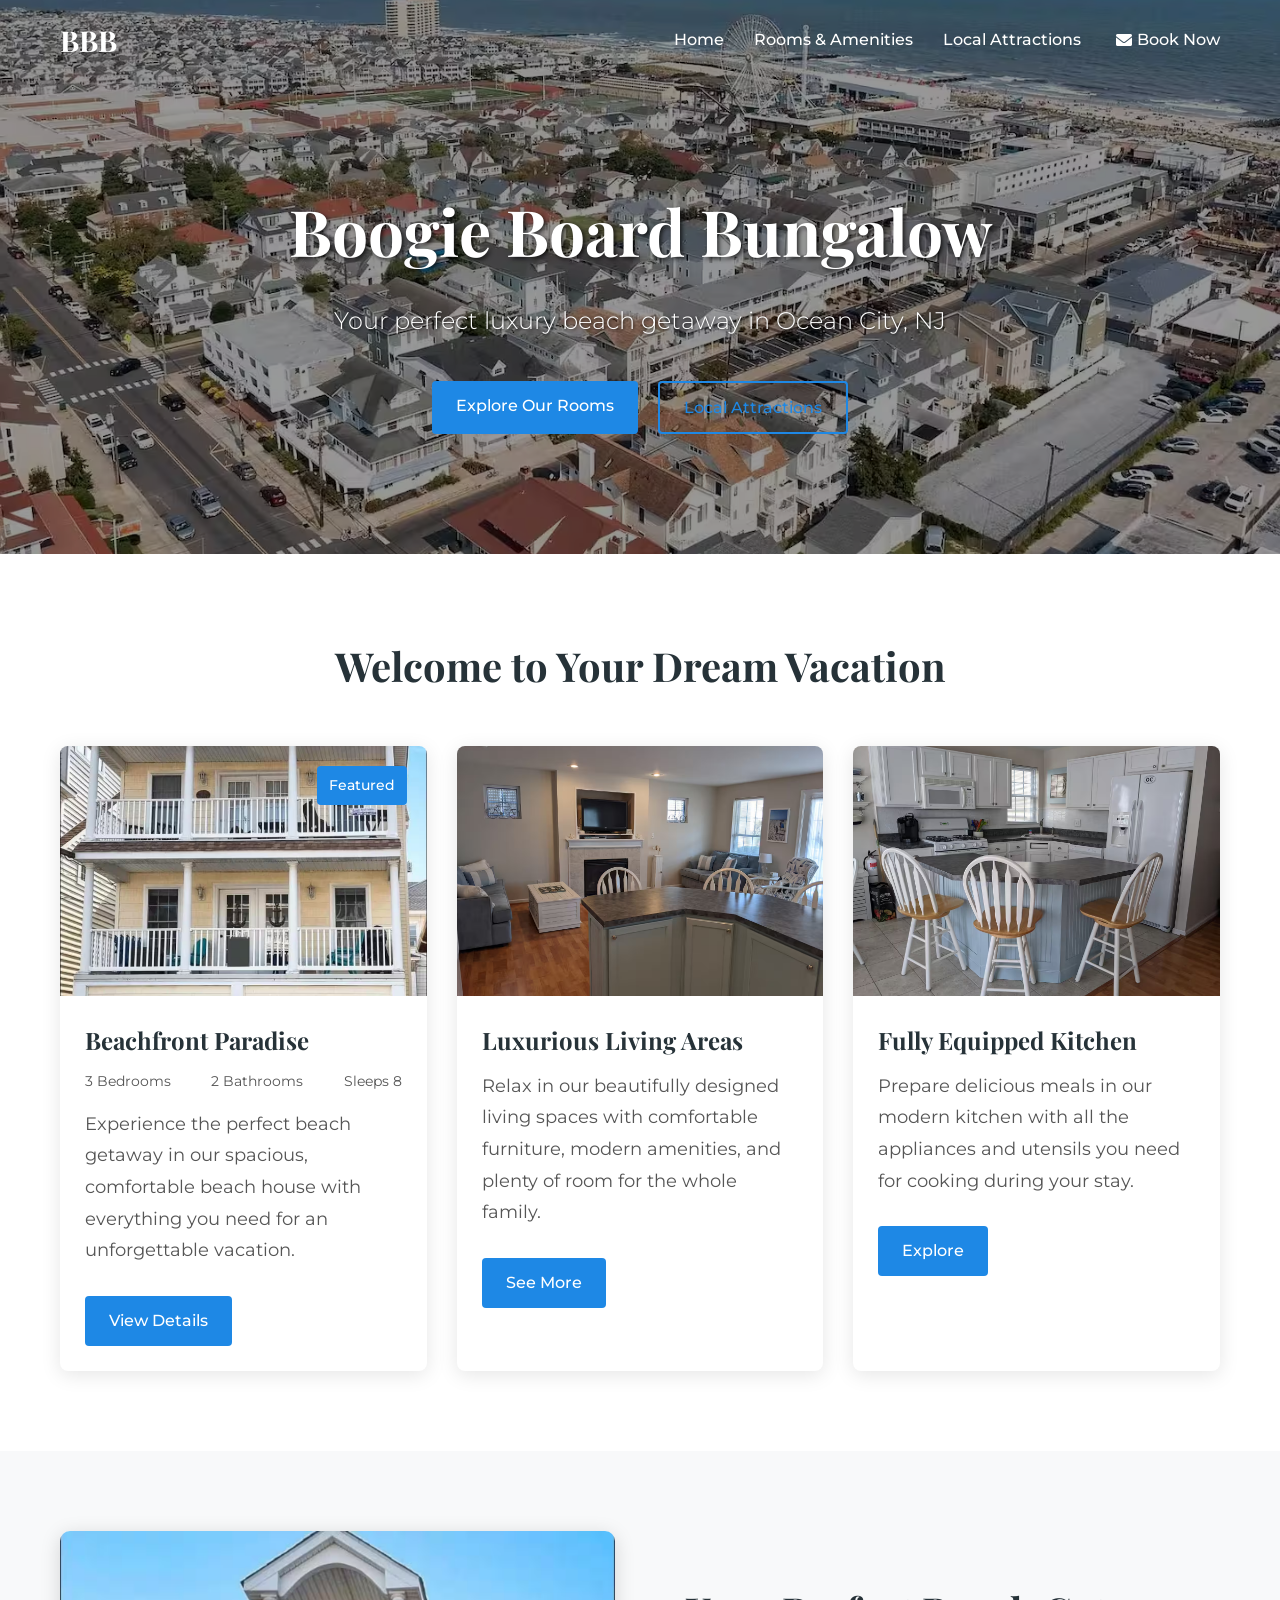
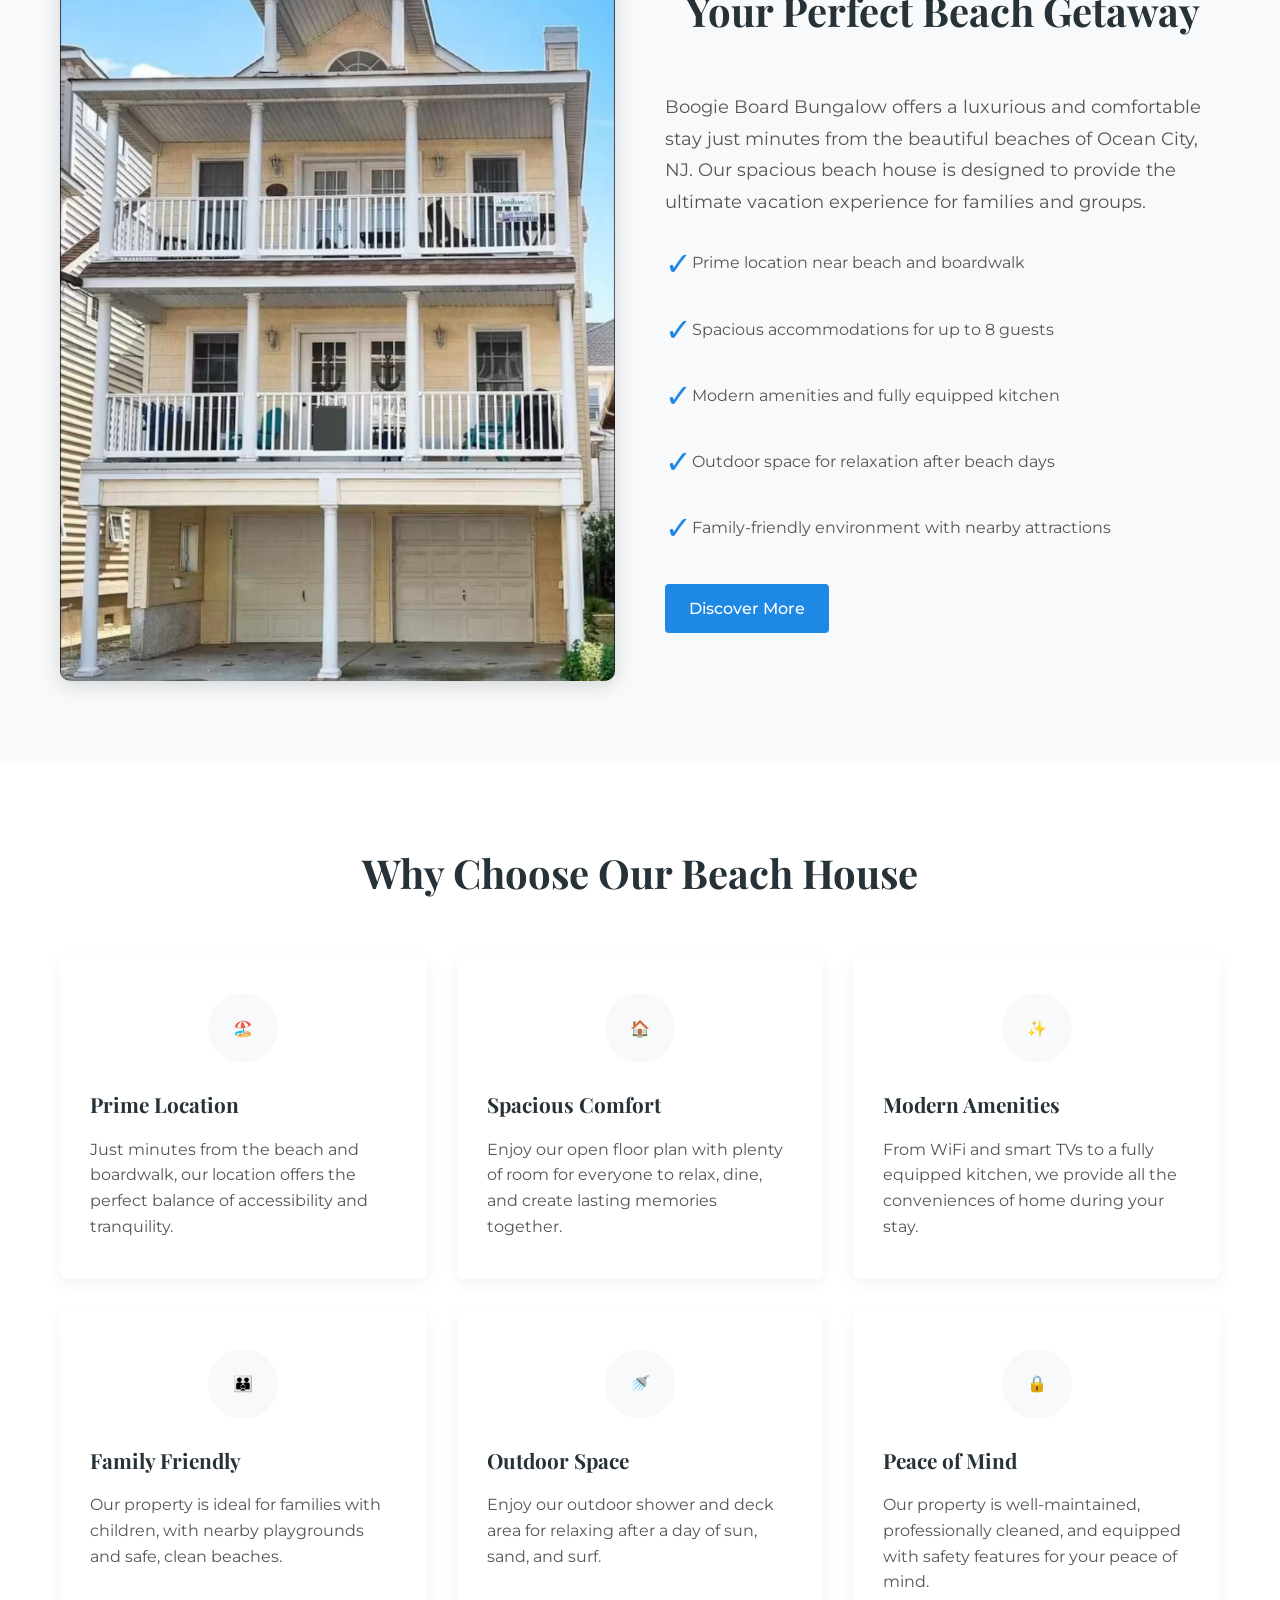
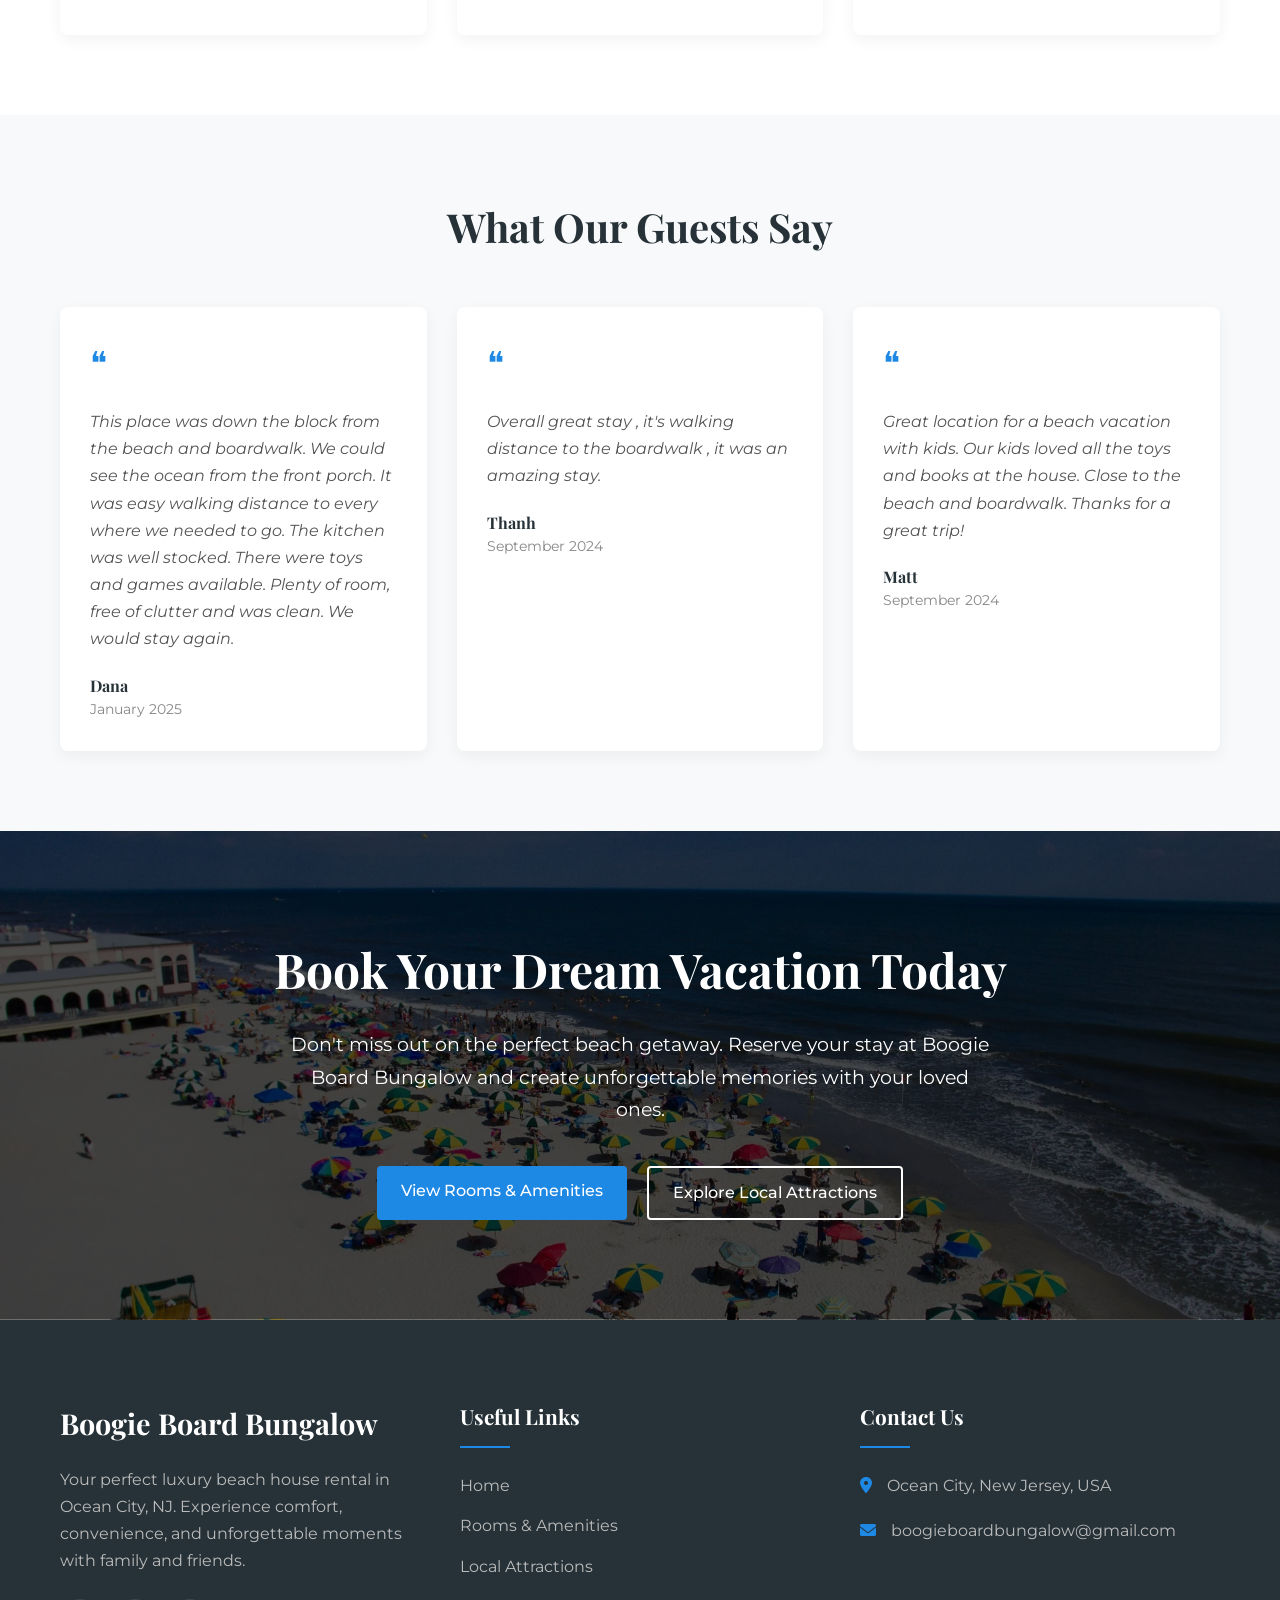
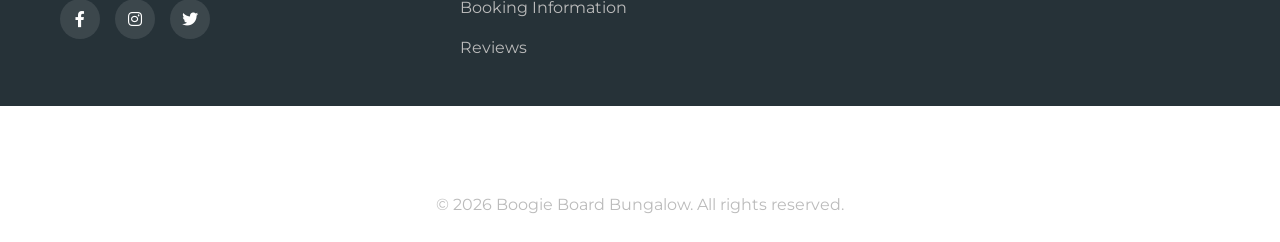
<file: index.html>
<!DOCTYPE html>
<html lang="en">
<head>
    <meta charset="UTF-8">
    <meta name="viewport" content="width=device-width, initial-scale=1.0">
    <meta name="description" content="Luxury OCNJ beach house rental located steps from Ocean City, NJ beach & boardwalk. 3BR/2BA, sleeps 8, fully equipped kitchen, outdoor shower. Book your perfect Ocean City, NJ beach getaway!">
    <title>OCNJ Beach House Rental | Boogie Board Bungalow Ocean City, NJ</title>
    <link rel="stylesheet" href="styles.css">
    <link href="https://fonts.googleapis.com/css2?family=Montserrat:wght@300;400;500;600;700&family=Playfair+Display:wght@400;500;600;700&display=swap" rel="stylesheet">
    <link rel="stylesheet" href="https://cdnjs.cloudflare.com/ajax/libs/font-awesome/6.0.0-beta3/css/all.min.css">
</head>
<body>
    <div class="app">
        <!-- Navigation -->
        <nav id="navigation" class="nav">
            <div class="nav-container">
                <a href="index.html" class="logo">BBB</a>
                <button class="menu-button" id="menuButton">
                    <i class="fas fa-bars"></i>
                </button>
                <div class="nav-links" id="navLinks">
                    <a href="index.html" class="nav-link">Home</a>
                    <a href="rooms.html" class="nav-link">Rooms & Amenities</a>
                    <a href="attractions.html" class="nav-link">Local Attractions</a>
                    <div class="contact-info">
                        <a href="mailto:boogieboardbungalow@gmail.com" class="contact-link">
                            <i class="fas fa-envelope"></i> Book Now
                        </a>
                    </div>
                </div>
            </div>
        </nav>

        <!-- Header -->
        <header class="header">
            <div class="header-content">
                <h1 class="title">Boogie Board Bungalow</h1>
                <p class="subtitle">Your perfect luxury beach getaway in Ocean City, NJ</p>
                <div class="button-group">
                    <a href="rooms.html" class="btn btn-primary">Explore Our Rooms</a>
                    <a href="attractions.html" class="btn btn-outline">Local Attractions</a>
                </div>
            </div>
        </header>

        <main>
            <!-- Featured Property Section -->
            <section class="section">
                <div class="container">
                    <h2 class="section-title">Welcome to Your Dream Vacation</h2>
                    <div class="featured-grid">
                        <div class="property-card">
                            <div class="property-image">
                                <img src="images/exterior.jpg" alt="Boogie Board Bungalow Exterior">
                                <span class="property-tag">Featured</span>
                            </div>
                            <div class="property-content">
                                <h3 class="property-title">Beachfront Paradise</h3>
                                <div class="property-features">
                                    <span class="property-feature">3 Bedrooms</span>
                                    <span class="property-feature">2 Bathrooms</span>
                                    <span class="property-feature">Sleeps 8</span>
                                </div>
                                <p class="property-description">
                                    Experience the perfect beach getaway in our spacious, comfortable beach house with everything you need for an unforgettable vacation.
                                </p>
                                <a href="rooms.html" class="btn">View Details</a>
                            </div>
                        </div>
                        
                        <div class="property-card">
                            <div class="property-image">
                                <img src="images/living-room.jpg" alt="Comfortable Living Space">
                            </div>
                            <div class="property-content">
                                <h3 class="property-title">Luxurious Living Areas</h3>
                                <p class="property-description">
                                    Relax in our beautifully designed living spaces with comfortable furniture, modern amenities, and plenty of room for the whole family.
                                </p>
                                <a href="rooms.html" class="btn">See More</a>
                            </div>
                        </div>
                        
                        <div class="property-card">
                            <div class="property-image">
                                <img src="images/kitchen.jpg" alt="Modern Kitchen">
                            </div>
                            <div class="property-content">
                                <h3 class="property-title">Fully Equipped Kitchen</h3>
                                <p class="property-description">
                                    Prepare delicious meals in our modern kitchen with all the appliances and utensils you need for cooking during your stay.
                                </p>
                                <a href="rooms.html" class="btn">Explore</a>
                            </div>
                        </div>
                    </div>
                </div>
            </section>
            
            <!-- About Section -->
            <section class="section section-light">
                <div class="container">
                    <div class="about-container">
                        <div class="about-image">
                            <img src="images/exterior.jpg" alt="Boogie Board Bungalow">
                        </div>
                        <div class="about-content">
                            <h2 class="section-title">Your Perfect Beach Getaway</h2>
                            <p class="about-text">
                                Boogie Board Bungalow offers a luxurious and comfortable stay just minutes from the beautiful beaches of Ocean City, NJ. Our spacious beach house is designed to provide the ultimate vacation experience for families and groups.
                            </p>
                            <ul class="about-list">
                                <li class="about-item">Prime location near beach and boardwalk</li>
                                <li class="about-item">Spacious accommodations for up to 8 guests</li>
                                <li class="about-item">Modern amenities and fully equipped kitchen</li>
                                <li class="about-item">Outdoor space for relaxation after beach days</li>
                                <li class="about-item">Family-friendly environment with nearby attractions</li>
                            </ul>
                            <a href="rooms.html" class="btn">Discover More</a>
                        </div>
                    </div>
                </div>
            </section>
            
            <!-- Features Section -->
            <section class="section">
                <div class="container">
                    <div class="features-container">
                        <h2 class="section-title">Why Choose Our Beach House</h2>
                        <div class="features-grid">
                            <div class="feature-card">
                                <div class="feature-icon">🏖️</div>
                                <h3 class="feature-title">Prime Location</h3>
                                <p class="feature-description">
                                    Just minutes from the beach and boardwalk, our location offers the perfect balance of accessibility and tranquility.
                                </p>
                            </div>
                            
                            <div class="feature-card">
                                <div class="feature-icon">🏠</div>
                                <h3 class="feature-title">Spacious Comfort</h3>
                                <p class="feature-description">
                                    Enjoy our open floor plan with plenty of room for everyone to relax, dine, and create lasting memories together.
                                </p>
                            </div>
                            
                            <div class="feature-card">
                                <div class="feature-icon">✨</div>
                                <h3 class="feature-title">Modern Amenities</h3>
                                <p class="feature-description">
                                    From WiFi and smart TVs to a fully equipped kitchen, we provide all the conveniences of home during your stay.
                                </p>
                            </div>
                            
                            <div class="feature-card">
                                <div class="feature-icon">👪</div>
                                <h3 class="feature-title">Family Friendly</h3>
                                <p class="feature-description">
                                    Our property is ideal for families with children, with nearby playgrounds and safe, clean beaches.
                                </p>
                            </div>
                            
                            <div class="feature-card">
                                <div class="feature-icon">🚿</div>
                                <h3 class="feature-title">Outdoor Space</h3>
                                <p class="feature-description">
                                    Enjoy our outdoor shower and deck area for relaxing after a day of sun, sand, and surf.
                                </p>
                            </div>
                            
                            <div class="feature-card">
                                <div class="feature-icon">🔒</div>
                                <h3 class="feature-title">Peace of Mind</h3>
                                <p class="feature-description">
                                    Our property is well-maintained, professionally cleaned, and equipped with safety features for your peace of mind.
                                </p>
                            </div>
                        </div>
                    </div>
                </div>
            </section>
            
            <!-- Testimonials Section -->
            <section class="section section-light">
                <div class="container">
                    <div class="testimonials-container">
                        <h2 class="section-title">What Our Guests Say</h2>
                        <div class="testimonials-grid">
                            <div class="testimonial-card">
                                <div class="quote-icon">❝</div>
                                <p class="testimonial-text">
                                    This place was down the block from the beach and boardwalk.  We could see the ocean from the front porch. It was easy walking distance to every where we needed to go.  The kitchen was well stocked. There were toys and games available.  Plenty of room, free of clutter and was clean.  We would stay again.
                                </p>
                                <div class="testimonial-author">
                                    <div class="author-info">
                                        <h4 class="author-name">Dana</h4>
                                        <p class="author-date">January 2025</p>
                                    </div>
                                </div>
                            </div>
                            
                            <div class="testimonial-card">
                                <div class="quote-icon">❝</div>
                                <p class="testimonial-text">
                                    Overall great stay , it's walking distance to the boardwalk , it was an amazing stay.
                                </p>
                                <div class="testimonial-author">
                                    <div class="author-info">
                                        <h4 class="author-name">Thanh</h4>
                                        <p class="author-date">September 2024</p>
                                    </div>
                                </div>
                            </div>
                            
                            <div class="testimonial-card">
                                <div class="quote-icon">❝</div>
                                <p class="testimonial-text">
                                    Great location for a beach vacation with kids. Our kids loved all the toys and books at the house. Close to the beach and boardwalk. Thanks for a great trip!
                                </p>
                                <div class="testimonial-author">
                                    <div class="author-info">
                                        <h4 class="author-name">Matt</h4>
                                        <p class="author-date">September 2024</p>
                                    </div>
                                </div>
                            </div>
                        </div>
                    </div>
                </div>
            </section>
            
            <!-- CTA Section -->
            <section class="cta-section">
                <div class="container">
                    <h2 class="cta-title">Book Your Dream Vacation Today</h2>
                    <p class="cta-text">
                        Don't miss out on the perfect beach getaway. Reserve your stay at Boogie Board Bungalow and create unforgettable memories with your loved ones.
                    </p>
                    <div class="cta-buttons">
                        <a href="rooms.html" class="btn btn-primary">View Rooms & Amenities</a>
                        <a href="attractions.html" class="btn btn-outline btn-white">Explore Local Attractions</a>
                    </div>
                </div>
            </section>
        </main>

        <!-- Footer -->
        <footer class="footer">
            <div class="footer-content">
                <div class="footer-section">
                    <h3 class="logo">Boogie Board Bungalow</h3>
                    <p class="footer-description">
                        Your perfect luxury beach house rental in Ocean City, NJ. Experience comfort, convenience, and unforgettable moments with family and friends.
                    </p>
                    <div class="social-links">
                        <a href="https://facebook.com" target="_blank" rel="noopener noreferrer" class="social-link">
                            <i class="fab fa-facebook-f"></i>
                        </a>
                        <a href="https://instagram.com" target="_blank" rel="noopener noreferrer" class="social-link">
                            <i class="fab fa-instagram"></i>
                        </a>
                        <a href="https://twitter.com" target="_blank" rel="noopener noreferrer" class="social-link">
                            <i class="fab fa-twitter"></i>
                        </a>
                    </div>
                </div>
                
                <div class="footer-section">
                    <h4 class="footer-heading">Useful Links</h4>
                    <a href="index.html" class="footer-link">Home</a>
                    <a href="rooms.html" class="footer-link">Rooms & Amenities</a>
                    <a href="attractions.html" class="footer-link">Local Attractions</a>
                    <a href="#" class="footer-link">Booking Information</a>
                    <a href="#" class="footer-link">Reviews</a>
                </div>
                
                <div class="footer-section">
                    <h4 class="footer-heading">Contact Us</h4>
                    <div class="contact-item">
                        <div class="contact-icon">
                            <i class="fas fa-map-marker-alt"></i>
                        </div>
                        <p class="contact-text">
                            Ocean City, New Jersey, USA
                        </p>
                    </div>
                    <div class="contact-item">
                        <div class="contact-icon">
                            <i class="fas fa-envelope"></i>
                        </div>
                        <p class="contact-text">
                            boogieboardbungalow@gmail.com
                        </p>
                    </div>
                </div>
                    </form>
                </div>
            </div>
            
            <div class="copyright">
                <p>&copy; <span id="current-year"></span> Boogie Board Bungalow. All rights reserved.</p>
            </div>
        </footer>
    </div>

    <script src="script.js"></script>
</body>
</html>
</file>
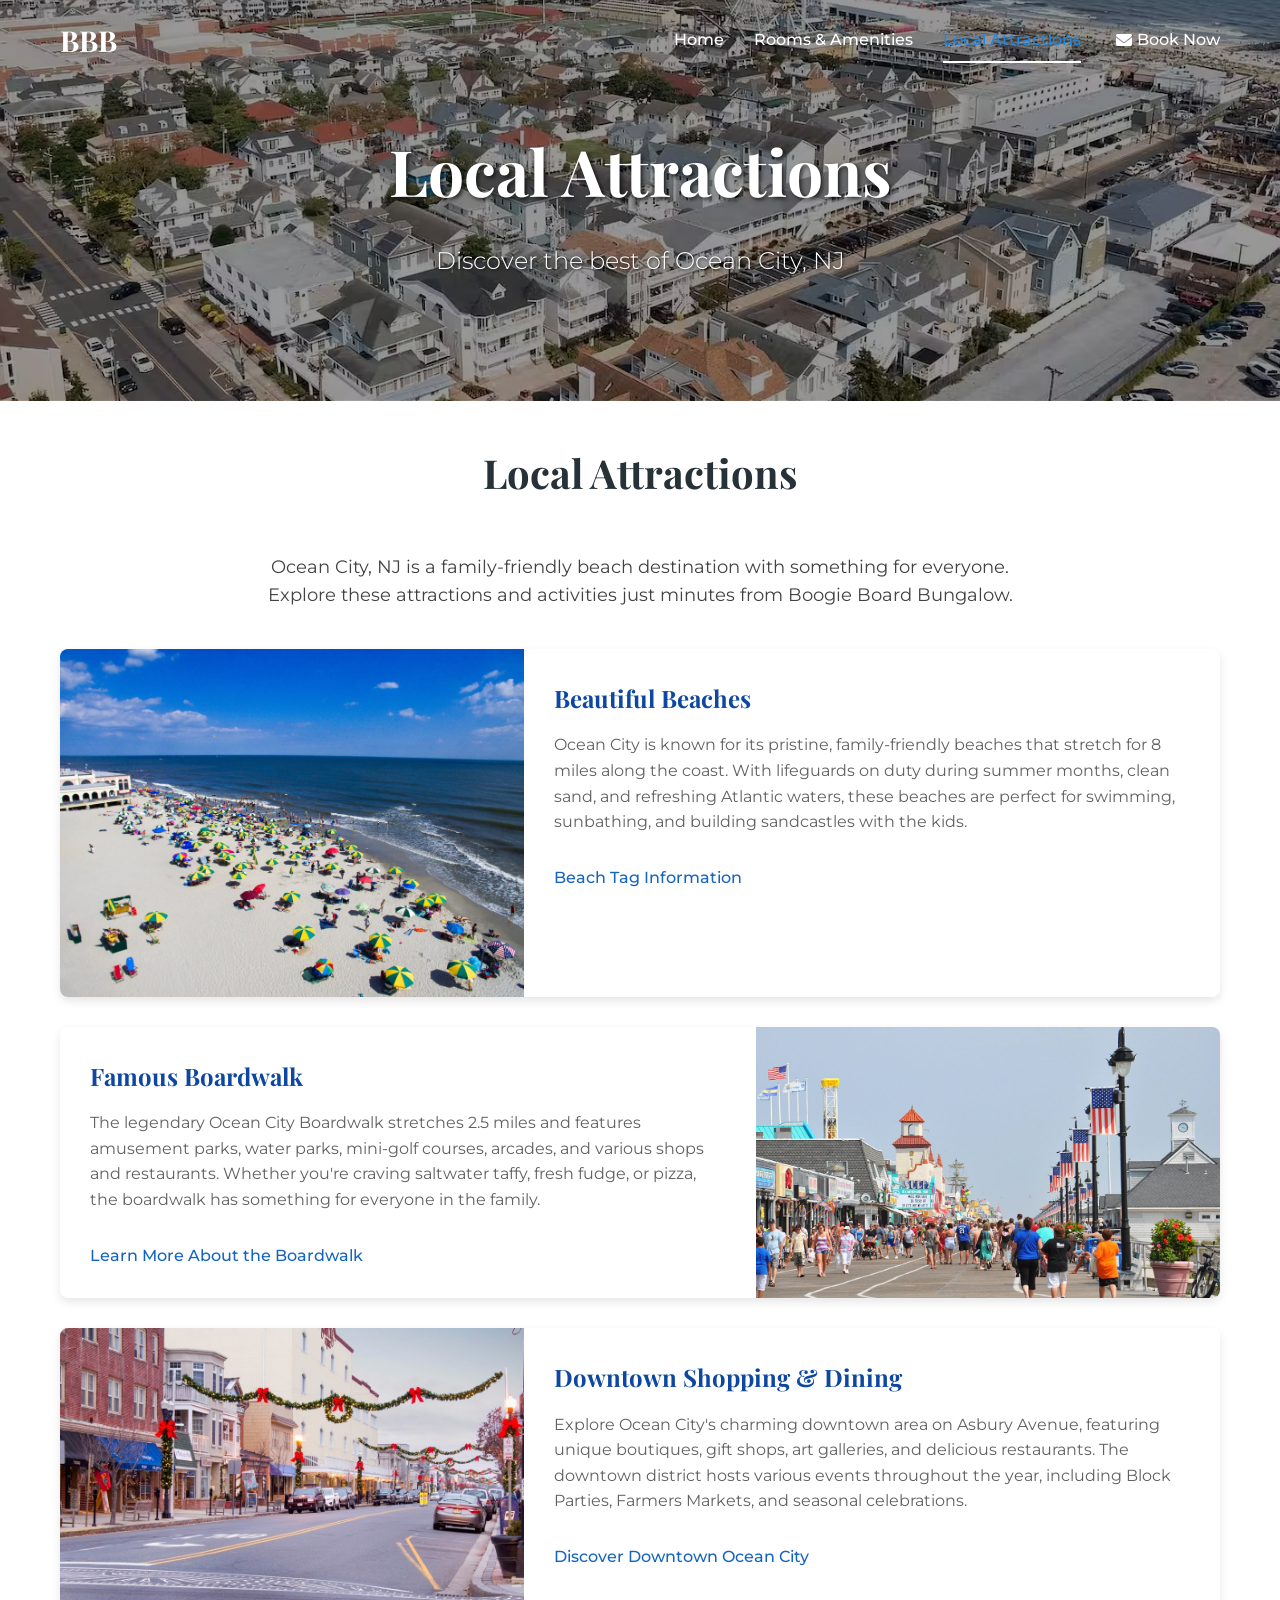
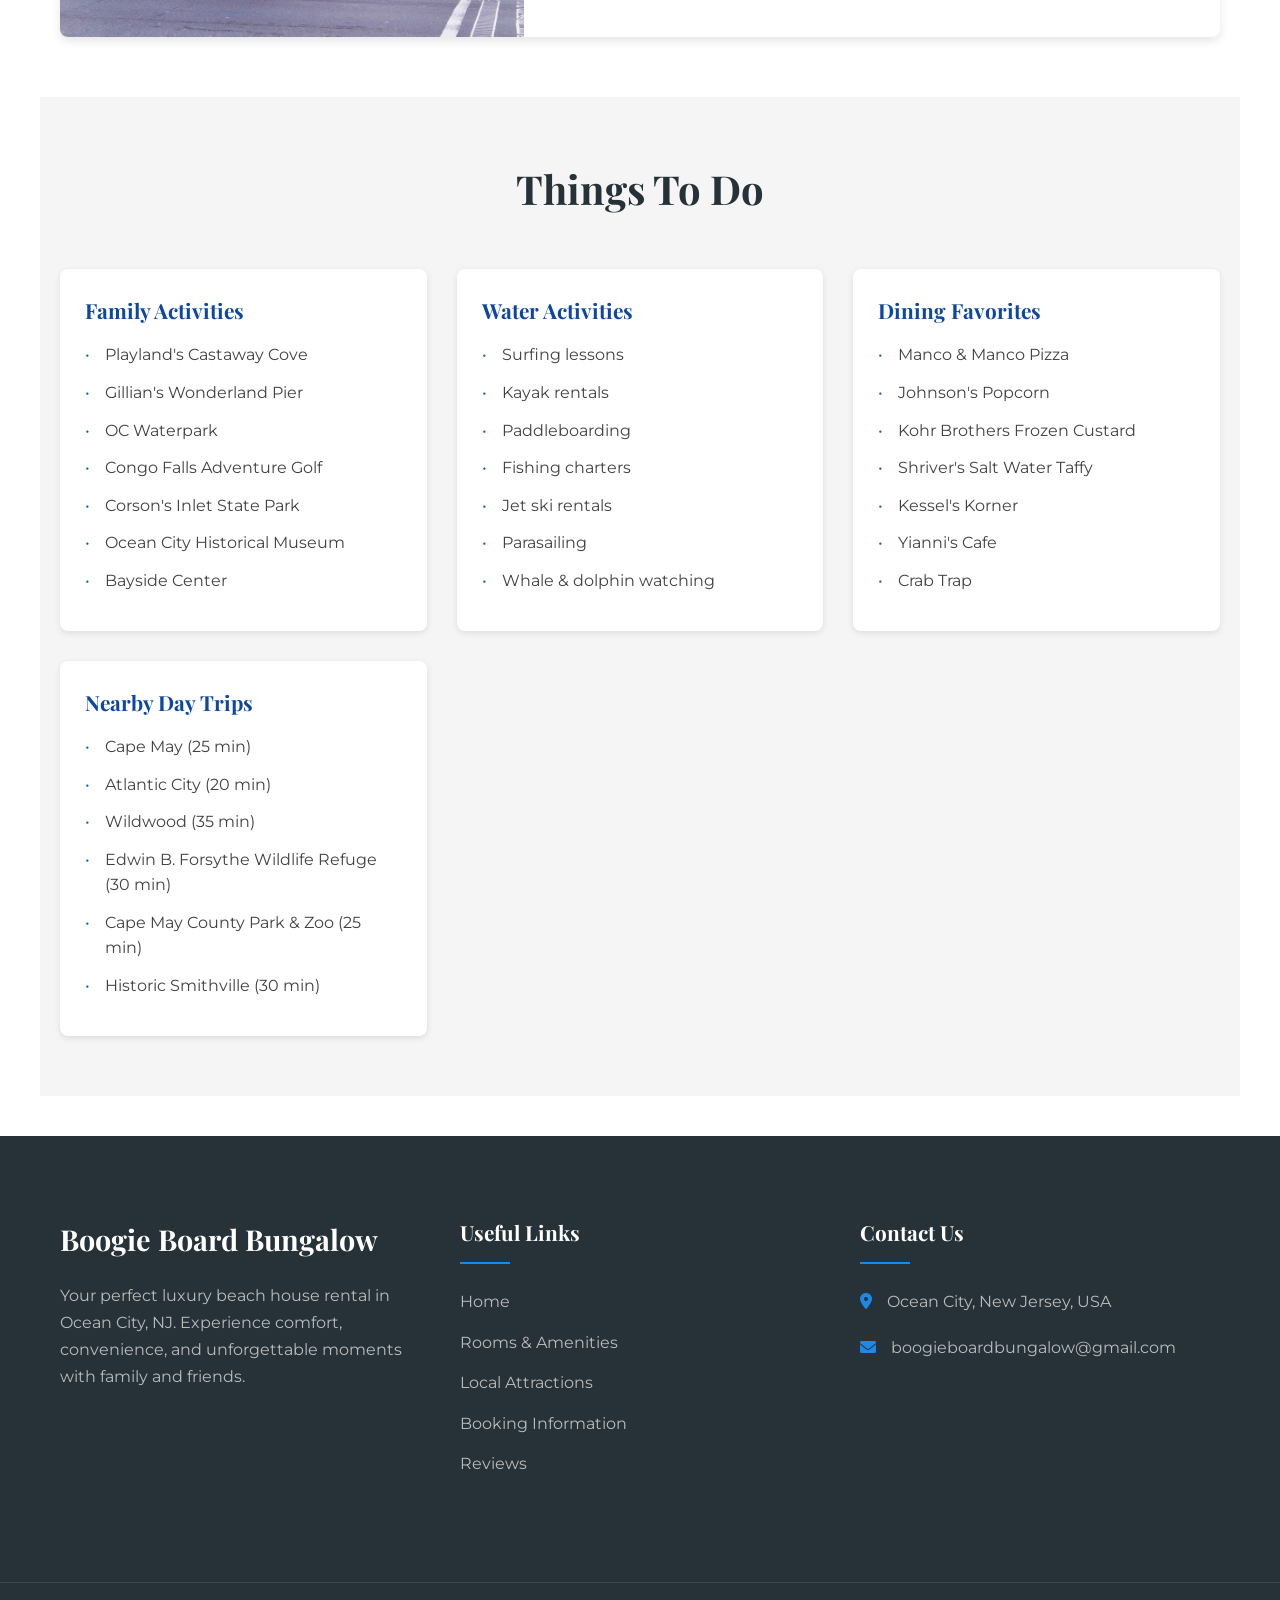
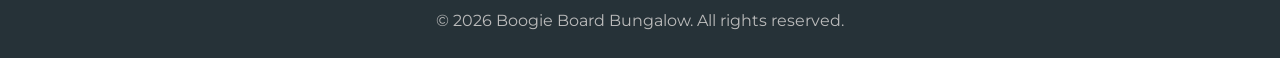
<file: attractions.html>
<!DOCTYPE html>
<html lang="en">
<head>
    <meta charset="UTF-8">
    <meta name="viewport" content="width=device-width, initial-scale=1.0">
    <title>Local Attractions - Boogie Board Bungalow</title>
    <link rel="stylesheet" href="styles.css">
    <link href="https://fonts.googleapis.com/css2?family=Montserrat:wght@300;400;500;600;700&family=Playfair+Display:wght@400;500;600;700&display=swap" rel="stylesheet">
    <link rel="stylesheet" href="https://cdnjs.cloudflare.com/ajax/libs/font-awesome/6.0.0-beta3/css/all.min.css">
</head>
<body>
    <div class="app">
        <!-- Navigation -->
        <nav id="navigation" class="nav">
            <div class="nav-container">
                <a href="index.html" class="logo">BBB</a>
                <button class="menu-button" id="menuButton">
                    <i class="fas fa-bars"></i>
                </button>
                <div class="nav-links" id="navLinks">
                    <a href="index.html" class="nav-link">Home</a>
                    <a href="rooms.html" class="nav-link">Rooms & Amenities</a>
                    <a href="attractions.html" class="nav-link active">Local Attractions</a>
                    <div class="contact-info">
                        <a href="mailto:boogieboardbungalow@gmail.com" class="contact-link">
                            <i class="fas fa-envelope"></i> Book Now
                        </a>
                    </div>
                </div>
            </div>
        </nav>

        <!-- Header - Smaller for interior pages -->
        <header class="header header-small">
            <div class="header-content">
                <h1 class="title">Local Attractions</h1>
                <p class="subtitle">Discover the best of Ocean City, NJ</p>
            </div>
        </header>

        <main>
            <div class="attractions-container">
                <h2 class="section-title">Local Attractions</h2>
                <p class="intro-text">
                    Ocean City, NJ is a family-friendly beach destination with something for everyone. Explore these attractions and activities just minutes from Boogie Board Bungalow.
                </p>
                
                <section class="attraction-section">
                    <div class="attraction-card">
                        <img src="images/beach.jpg" alt="Ocean City Beach" class="attraction-image">
                        <div class="attraction-content">
                            <h3 class="attraction-title">Beautiful Beaches</h3>
                            <p class="attraction-text">
                                Ocean City is known for its pristine, family-friendly beaches that stretch for 8 miles along the coast. With lifeguards on duty during summer months, clean sand, and refreshing Atlantic waters, these beaches are perfect for swimming, sunbathing, and building sandcastles with the kids.
                            </p>
                            <a href="https://www.ocnj.us/beach-tags" target="_blank" rel="noopener noreferrer" class="attraction-link">
                                Beach Tag Information
                            </a>
                        </div>
                    </div>
                    
                    <div class="attraction-card reverse">
                        <img src="images/boardwalk.jpg" alt="Ocean City Boardwalk" class="attraction-image">
                        <div class="attraction-content">
                            <h3 class="attraction-title">Famous Boardwalk</h3>
                            <p class="attraction-text">
                                The legendary Ocean City Boardwalk stretches 2.5 miles and features amusement parks, water parks, mini-golf courses, arcades, and various shops and restaurants. Whether you're craving saltwater taffy, fresh fudge, or pizza, the boardwalk has something for everyone in the family.
                            </p>
                            <a href="https://oceancityvacation.com/boardwalk" target="_blank" rel="noopener noreferrer" class="attraction-link">
                                Learn More About the Boardwalk
                            </a>
                        </div>
                    </div>
                    
                    <div class="attraction-card">
                        <img src="images/downtown.jpg" alt="Downtown Ocean City" class="attraction-image">
                        <div class="attraction-content">
                            <h3 class="attraction-title">Downtown Shopping & Dining</h3>
                            <p class="attraction-text">
                                Explore Ocean City's charming downtown area on Asbury Avenue, featuring unique boutiques, gift shops, art galleries, and delicious restaurants. The downtown district hosts various events throughout the year, including Block Parties, Farmers Markets, and seasonal celebrations.
                            </p>
                            <a href="https://www.oceancitynj.com/shopping" target="_blank" rel="noopener noreferrer" class="attraction-link">
                                Discover Downtown Ocean City
                            </a>
                        </div>
                    </div>
                </section>
                
                <section class="list-section">
                    <div class="list-container">
                        <h2 class="section-title">Things To Do</h2>
                        <div class="list-grid">
                            <div class="list-card">
                                <h3 class="list-title">Family Activities</h3>
                                <ul class="list">
                                    <li class="list-item">Playland's Castaway Cove</li>
                                    <li class="list-item">Gillian's Wonderland Pier</li>
                                    <li class="list-item">OC Waterpark</li>
                                    <li class="list-item">Congo Falls Adventure Golf</li>
                                    <li class="list-item">Corson's Inlet State Park</li>
                                    <li class="list-item">Ocean City Historical Museum</li>
                                    <li class="list-item">Bayside Center</li>
                                </ul>
                            </div>
                            
                            <div class="list-card">
                                <h3 class="list-title">Water Activities</h3>
                                <ul class="list">
                                    <li class="list-item">Surfing lessons</li>
                                    <li class="list-item">Kayak rentals</li>
                                    <li class="list-item">Paddleboarding</li>
                                    <li class="list-item">Fishing charters</li>
                                    <li class="list-item">Jet ski rentals</li>
                                    <li class="list-item">Parasailing</li>
                                    <li class="list-item">Whale & dolphin watching</li>
                                </ul>
                            </div>
                            
                            <div class="list-card">
                                <h3 class="list-title">Dining Favorites</h3>
                                <ul class="list">
                                    <li class="list-item">Manco & Manco Pizza</li>
                                    <li class="list-item">Johnson's Popcorn</li>
                                    <li class="list-item">Kohr Brothers Frozen Custard</li>
                                    <li class="list-item">Shriver's Salt Water Taffy</li>
                                    <li class="list-item">Kessel's Korner</li>
                                    <li class="list-item">Yianni's Cafe</li>
                                    <li class="list-item">Crab Trap</li>
                                </ul>
                            </div>
                            
                            <div class="list-card">
                                <h3 class="list-title">Nearby Day Trips</h3>
                                <ul class="list">
                                    <li class="list-item">Cape May (25 min)</li>
                                    <li class="list-item">Atlantic City (20 min)</li>
                                    <li class="list-item">Wildwood (35 min)</li>
                                    <li class="list-item">Edwin B. Forsythe Wildlife Refuge (30 min)</li>
                                    <li class="list-item">Cape May County Park & Zoo (25 min)</li>
                                    <li class="list-item">Historic Smithville (30 min)</li>
                                </ul>
                            </div>
                        </div>
                    </div>
                </section>
            </div>
        </main>

        <!-- Footer -->
        <footer class="footer">
            <div class="footer-content">
                <div class="footer-section">
                    <h3 class="logo">Boogie Board Bungalow</h3>
                    <p class="footer-description">
                        Your perfect luxury beach house rental in Ocean City, NJ. Experience comfort, convenience, and unforgettable moments with family and friends.
                    </p>
                </div>
                
                <div class="footer-section">
                    <h4 class="footer-heading">Useful Links</h4>
                    <a href="index.html" class="footer-link">Home</a>
                    <a href="rooms.html" class="footer-link">Rooms & Amenities</a>
                    <a href="attractions.html" class="footer-link">Local Attractions</a>
                    <a href="#" class="footer-link">Booking Information</a>
                    <a href="#" class="footer-link">Reviews</a>
                </div>
                
                <div class="footer-section">
                    <h4 class="footer-heading">Contact Us</h4>
                    <div class="contact-item">
                        <div class="contact-icon">
                            <i class="fas fa-map-marker-alt"></i>
                        </div>
                        <p class="contact-text">
                            Ocean City, New Jersey, USA
                        </p>
                    </div>
                    <div class="contact-item">
                        <div class="contact-icon">
                            <i class="fas fa-envelope"></i>
                        </div>
                        <p class="contact-text">
                            boogieboardbungalow@gmail.com
                        </p>
                    </div>
                </div>
            </div>
            
            <div class="copyright">
                <p>&copy; <span id="current-year"></span> Boogie Board Bungalow. All rights reserved.</p>
            </div>
        </footer>
    </div>

    <script src="script.js"></script>
</body>
</html>
</file>
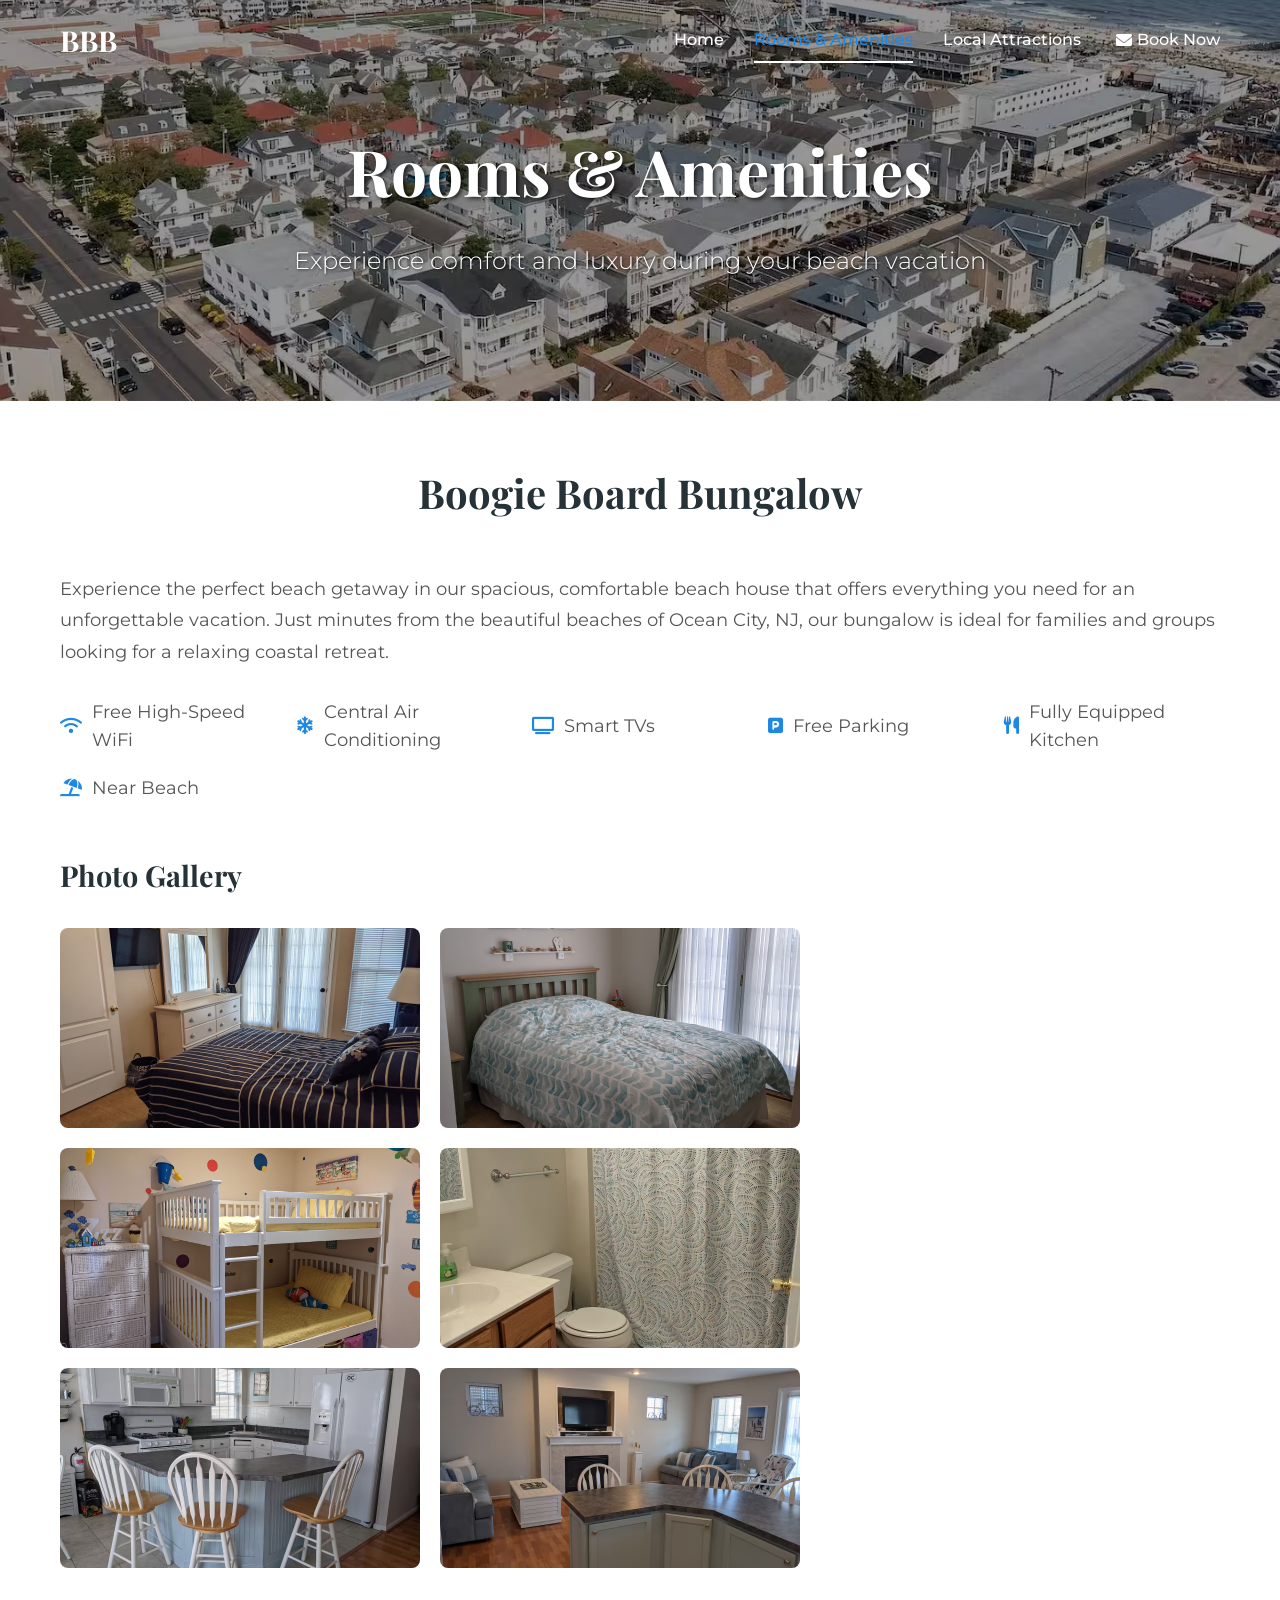
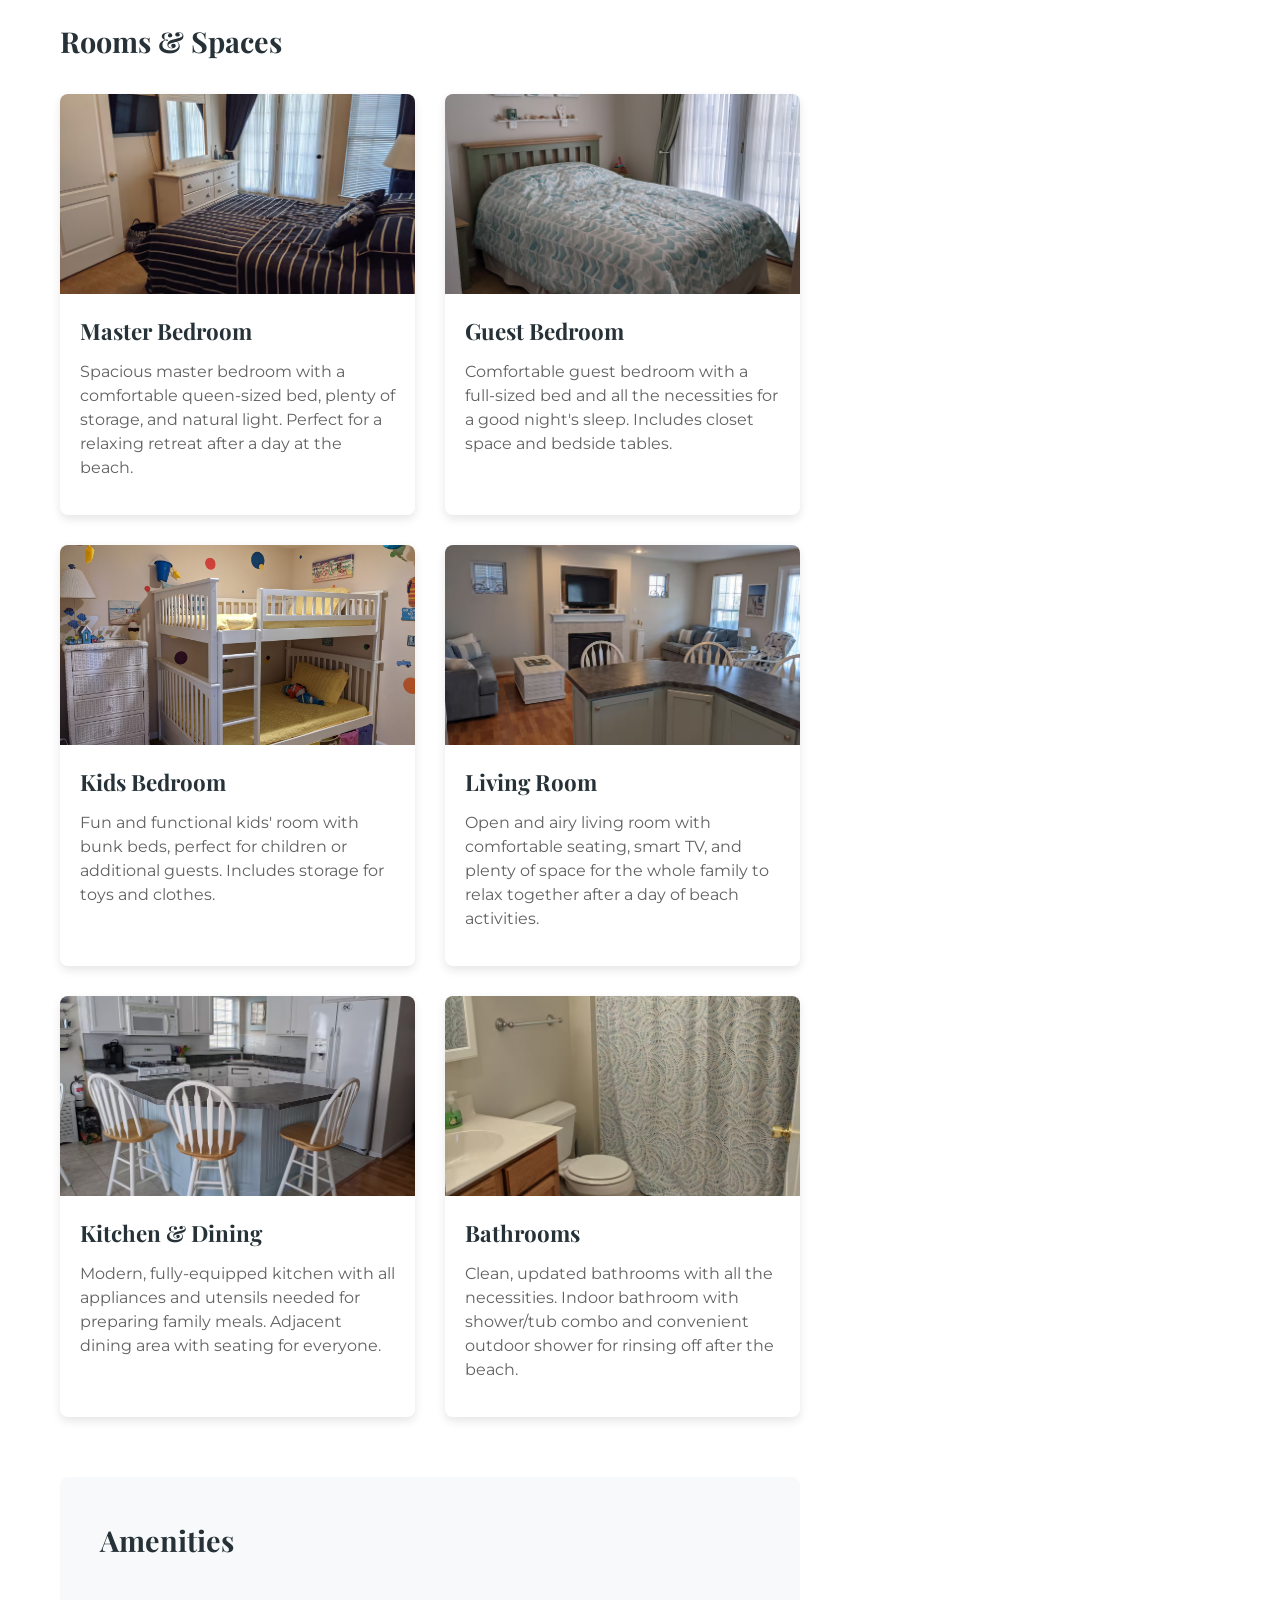
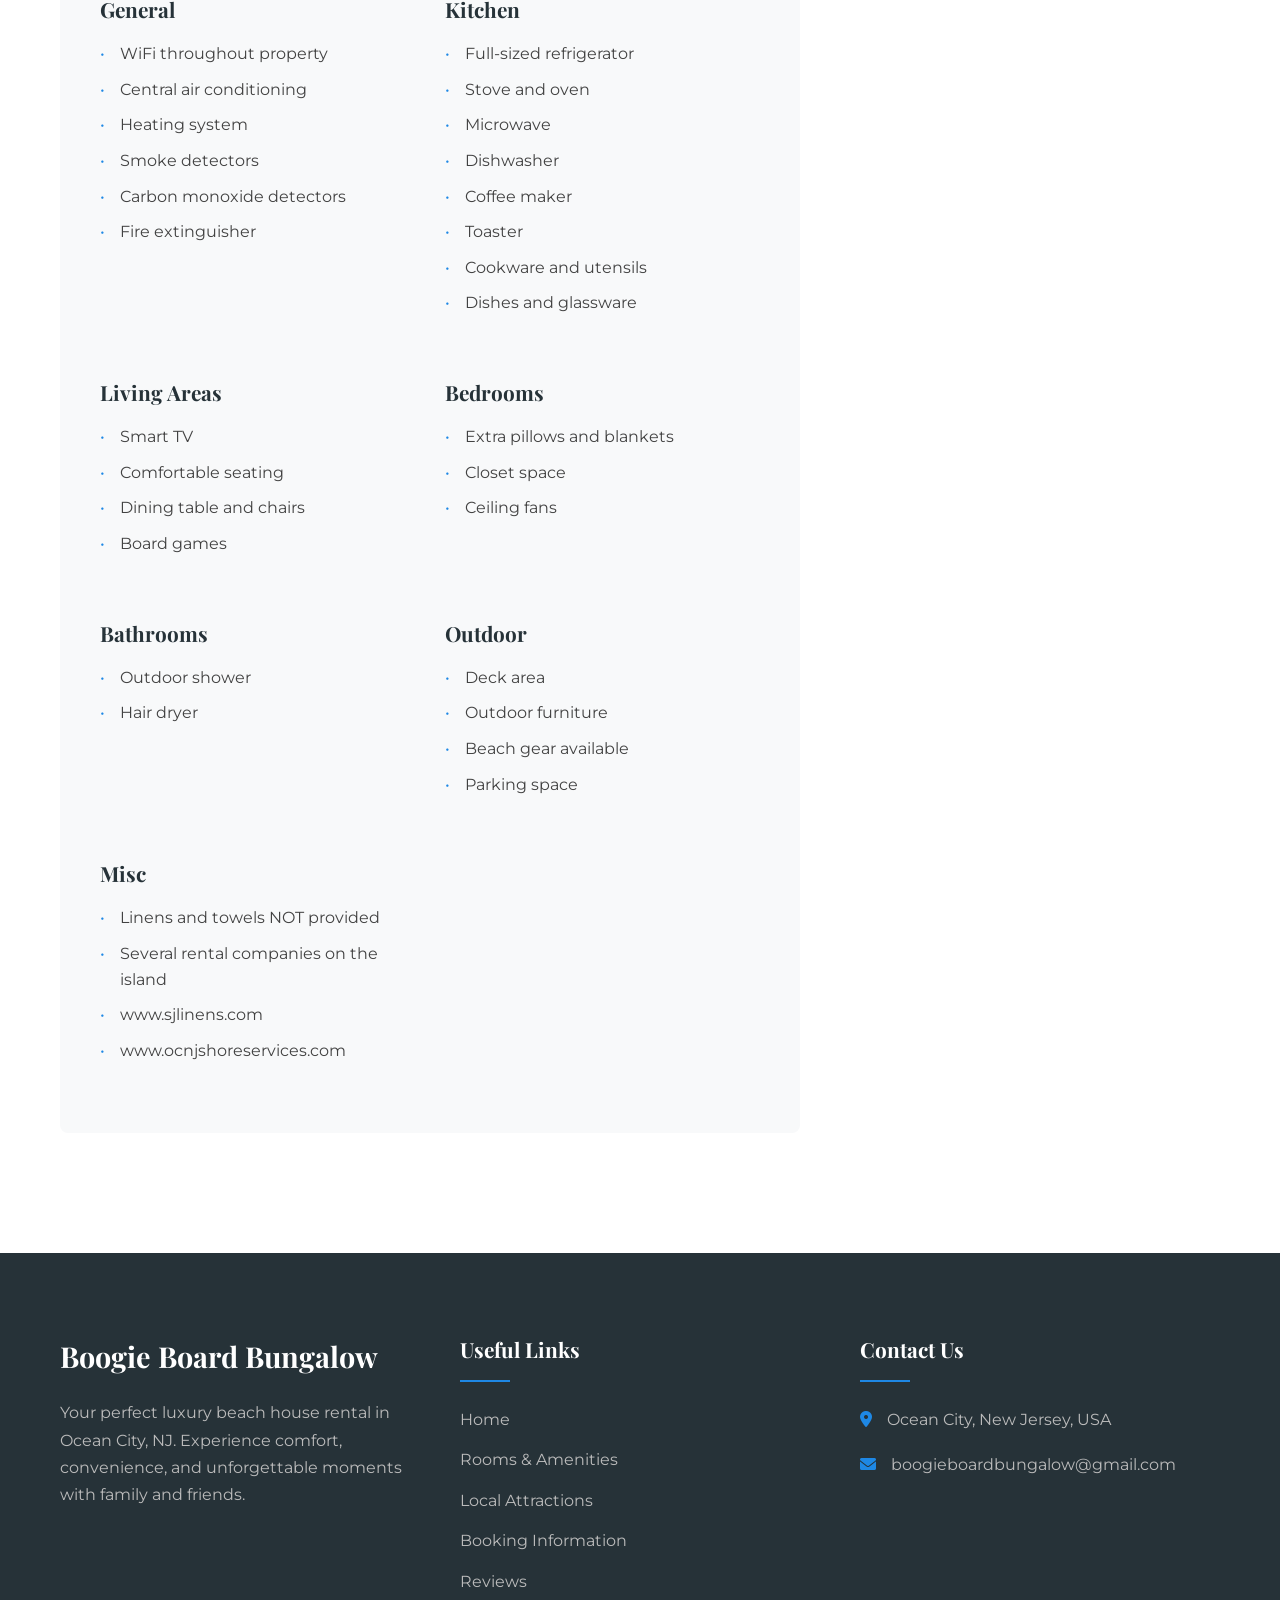
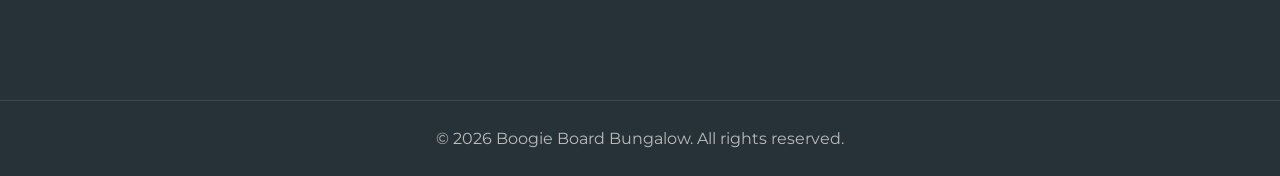
<file: rooms.html>
<!DOCTYPE html>
<html lang="en">
<head>
    <meta charset="UTF-8">
    <meta name="viewport" content="width=device-width, initial-scale=1.0">
    <title>Rooms & Amenities - Boogie Board Bungalow</title>
    <link rel="stylesheet" href="styles.css">
    <link href="https://fonts.googleapis.com/css2?family=Montserrat:wght@300;400;500;600;700&family=Playfair+Display:wght@400;500;600;700&display=swap" rel="stylesheet">
    <link rel="stylesheet" href="https://cdnjs.cloudflare.com/ajax/libs/font-awesome/6.0.0-beta3/css/all.min.css">
</head>
<body>
    <div class="app">
        <!-- Navigation -->
        <nav id="navigation" class="nav">
            <div class="nav-container">
                <a href="index.html" class="logo">BBB</a>
                <button class="menu-button" id="menuButton">
                    <i class="fas fa-bars"></i>
                </button>
                <div class="nav-links" id="navLinks">
                    <a href="index.html" class="nav-link">Home</a>
                    <a href="rooms.html" class="nav-link active">Rooms & Amenities</a>
                    <a href="attractions.html" class="nav-link">Local Attractions</a>
                    <div class="contact-info">
                        <a href="mailto:boogieboardbungalow@gmail.com" class="contact-link">
                            <i class="fas fa-envelope"></i> Book Now
                        </a>
                    </div>
                </div>
            </div>
        </nav>

        <!-- Header - Smaller for interior pages -->
        <header class="header header-small">
            <div class="header-content">
                <h1 class="title">Rooms & Amenities</h1>
                <p class="subtitle">Experience comfort and luxury during your beach vacation</p>
            </div>
        </header>

        <main>
            <div class="rooms-container">
                <div class="property-header">
                    <h2 class="section-title">Boogie Board Bungalow</h2>
                    <p class="property-description">
                        Experience the perfect beach getaway in our spacious, comfortable beach house that offers everything you need for an unforgettable vacation. Just minutes from the beautiful beaches of Ocean City, NJ, our bungalow is ideal for families and groups looking for a relaxing coastal retreat.
                    </p>
                    <div class="key-features">
                        <div class="feature-item">
                            <i class="fas fa-wifi"></i> Free High-Speed WiFi
                        </div>
                        <div class="feature-item">
                            <i class="fas fa-snowflake"></i> Central Air Conditioning
                        </div>
                        <div class="feature-item">
                            <i class="fas fa-tv"></i> Smart TVs
                        </div>
                        <div class="feature-item">
                            <i class="fas fa-parking"></i> Free Parking
                        </div>
                        <div class="feature-item">
                            <i class="fas fa-utensils"></i> Fully Equipped Kitchen
                        </div>
                        <div class="feature-item">
                            <i class="fas fa-umbrella-beach"></i> Near Beach
                        </div>
                    </div>
                </div>
                
                <div class="content-layout">
                    <div class="main-content">
                        <h3 class="sub-title">Photo Gallery</h3>
                        <div class="gallery" id="roomsGallery">
                            <div class="gallery-image">
                                <img src="images/master-bedroom.jpg" alt="Master Bedroom" onclick="openModal('images/master-bedroom.jpg')">
                            </div>
                            <div class="gallery-image">
                                <img src="images/guest-bedroom.jpg" alt="Guest Bedroom" onclick="openModal('images/guest-bedroom.jpg')">
                            </div>
                            <div class="gallery-image">
                                <img src="images/kids-bedroom.jpg" alt="Kids Bedroom" onclick="openModal('images/kids-bedroom.jpg')">
                            </div>
                            <div class="gallery-image">
                                <img src="images/bathroom.jpg" alt="Bathroom" onclick="openModal('images/bathroom.jpg')">
                            </div>
                            <div class="gallery-image">
                                <img src="images/kitchen.jpg" alt="Kitchen" onclick="openModal('images/kitchen.jpg')">
                            </div>
                            <div class="gallery-image">
                                <img src="images/living-room.jpg" alt="Living Room" onclick="openModal('images/living-room.jpg')">
                            </div>
                        </div>
                        
                        <!-- Modal for Gallery -->
                        <div id="galleryModal" class="modal">
                            <span class="close" onclick="closeModal()">&times;</span>
                            <img id="modalImage" class="modal-content">
                        </div>
                        
                        <div class="room-section">
                            <h3 class="sub-title">Rooms & Spaces</h3>
                            <div class="room-grid">
                                <div class="room-card">
                                    <img src="images/master-bedroom.jpg" alt="Master Bedroom" class="room-image">
                                    <div class="room-content">
                                        <h3 class="room-title">Master Bedroom</h3>
                                        <p class="room-text">
                                            Spacious master bedroom with a comfortable queen-sized bed, plenty of storage, and natural light. Perfect for a relaxing retreat after a day at the beach.
                                        </p>
                                    </div>
                                </div>
                                
                                <div class="room-card">
                                    <img src="images/guest-bedroom.jpg" alt="Guest Bedroom" class="room-image">
                                    <div class="room-content">
                                        <h3 class="room-title">Guest Bedroom</h3>
                                        <p class="room-text">
                                            Comfortable guest bedroom with a full-sized bed and all the necessities for a good night's sleep. Includes closet space and bedside tables.
                                        </p>
                                    </div>
                                </div>
                                
                                <div class="room-card">
                                    <img src="images/kids-bedroom.jpg" alt="Kids Bedroom" class="room-image">
                                    <div class="room-content">
                                        <h3 class="room-title">Kids Bedroom</h3>
                                        <p class="room-text">
                                            Fun and functional kids' room with bunk beds, perfect for children or additional guests. Includes storage for toys and clothes.
                                        </p>
                                    </div>
                                </div>
                                
                                <div class="room-card">
                                    <img src="images/living-room.jpg" alt="Living Room" class="room-image">
                                    <div class="room-content">
                                        <h3 class="room-title">Living Room</h3>
                                        <p class="room-text">
                                            Open and airy living room with comfortable seating, smart TV, and plenty of space for the whole family to relax together after a day of beach activities.
                                        </p>
                                    </div>
                                </div>
                                
                                <div class="room-card">
                                    <img src="images/kitchen.jpg" alt="Kitchen" class="room-image">
                                    <div class="room-content">
                                        <h3 class="room-title">Kitchen & Dining</h3>
                                        <p class="room-text">
                                            Modern, fully-equipped kitchen with all appliances and utensils needed for preparing family meals. Adjacent dining area with seating for everyone.
                                        </p>
                                    </div>
                                </div>
                                
                                <div class="room-card">
                                    <img src="images/bathroom.jpg" alt="Bathroom" class="room-image">
                                    <div class="room-content">
                                        <h3 class="room-title">Bathrooms</h3>
                                        <p class="room-text">
                                            Clean, updated bathrooms with all the necessities. Indoor bathroom with shower/tub combo and convenient outdoor shower for rinsing off after the beach.
                                        </p>
                                    </div>
                                </div>
                            </div>
                        </div>
                        
                        <div class="amenities-section">
                            <h3 class="sub-title">Amenities</h3>
                            <div class="amenities-list">
                                <div class="amenity-category">
                                    <h3 class="category-title">General</h3>
                                    <ul class="category-list">
                                        <li class="amenity-item">WiFi throughout property</li>
                                        <li class="amenity-item">Central air conditioning</li>
                                        <li class="amenity-item">Heating system</li>
                                        <li class="amenity-item">Smoke detectors</li>
                                        <li class="amenity-item">Carbon monoxide detectors</li>
                                        <li class="amenity-item">Fire extinguisher</li>
                                    </ul>
                                </div>
                                
                                <div class="amenity-category">
                                    <h3 class="category-title">Kitchen</h3>
                                    <ul class="category-list">
                                        <li class="amenity-item">Full-sized refrigerator</li>
                                        <li class="amenity-item">Stove and oven</li>
                                        <li class="amenity-item">Microwave</li>
                                        <li class="amenity-item">Dishwasher</li>
                                        <li class="amenity-item">Coffee maker</li>
                                        <li class="amenity-item">Toaster</li>
                                        <li class="amenity-item">Cookware and utensils</li>
                                        <li class="amenity-item">Dishes and glassware</li>
                                    </ul>
                                </div>
                                
                                <div class="amenity-category">
                                    <h3 class="category-title">Living Areas</h3>
                                    <ul class="category-list">
                                        <li class="amenity-item">Smart TV</li>
                                        <li class="amenity-item">Comfortable seating</li>
                                        <li class="amenity-item">Dining table and chairs</li>
                                        <li class="amenity-item">Board games</li>
                                    </ul>
                                </div>
                                
                                <div class="amenity-category">
                                    <h3 class="category-title">Bedrooms</h3>
                                    <ul class="category-list">
                                        <li class="amenity-item">Extra pillows and blankets</li>
                                        <li class="amenity-item">Closet space</li>
                                        <li class="amenity-item">Ceiling fans</li>
                                    </ul>
                                </div>
                                
                                <div class="amenity-category">
                                    <h3 class="category-title">Bathrooms</h3>
                                    <ul class="category-list">
                                        <li class="amenity-item">Outdoor shower</li>
                                        <li class="amenity-item">Hair dryer</li>
                                    </ul>
                                </div>
                                
                                <div class="amenity-category">
                                    <h3 class="category-title">Outdoor</h3>
                                    <ul class="category-list">
                                        <li class="amenity-item">Deck area</li>
                                        <li class="amenity-item">Outdoor furniture</li>
                                        <li class="amenity-item">Beach gear available</li>
                                        <li class="amenity-item">Parking space</li>
                                    </ul>
                                </div>

                                <div class="amenity-category">
                                        <h3 class="category-title">Misc</h3>
                                        <ul class="category-list">
                                            <li class="amenity-item">Linens and towels NOT provided</li>
                                            <li class="amenity-item">Several rental companies on the island</li>
                                            <li class="amenity-item">www.sjlinens.com</li>
                                            <li class="amenity-item">www.ocnjshoreservices.com</li>
                                    </ul>
                                </div>
                            </div>
                        </div>
                    </div>
                </div>
            </div>
        </main>

        <!-- Footer -->
        <footer class="footer">
            <div class="footer-content">
                <div class="footer-section">
                    <h3 class="logo">Boogie Board Bungalow</h3>
                    <p class="footer-description">
                        Your perfect luxury beach house rental in Ocean City, NJ. Experience comfort, convenience, and unforgettable moments with family and friends.
                    </p>
                </div>
                
                <div class="footer-section">
                    <h4 class="footer-heading">Useful Links</h4>
                    <a href="index.html" class="footer-link">Home</a>
                    <a href="rooms.html" class="footer-link">Rooms & Amenities</a>
                    <a href="attractions.html" class="footer-link">Local Attractions</a>
                    <a href="#" class="footer-link">Booking Information</a>
                    <a href="#" class="footer-link">Reviews</a>
                </div>
                
                <div class="footer-section">
                    <h4 class="footer-heading">Contact Us</h4>
                    <div class="contact-item">
                        <div class="contact-icon">
                            <i class="fas fa-map-marker-alt"></i>
                        </div>
                        <p class="contact-text">
                            Ocean City, New Jersey, USA
                        </p>
                    </div>
                    <div class="contact-item">
                        <div class="contact-icon">
                            <i class="fas fa-envelope"></i>
                        </div>
                        <p class="contact-text">
                            boogieboardbungalow@gmail.com
                        </p>
                    </div>
                </div>
            </div>
            
            <div class="copyright">
                <p>&copy; <span id="current-year"></span> Boogie Board Bungalow. All rights reserved.</p>
            </div>
        </footer>
    </div>

    <script src="script.js"></script>
</body>
</html>
</file>
<file: styles.css>
@import url('https://fonts.googleapis.com/css2?family=Montserrat:wght@300;400;500;600;700&family=Playfair+Display:wght@400;500;600;700&display=swap');

/* Base Styles */
* {
  margin: 0;
  padding: 0;
  box-sizing: border-box;
}

:root {
  --primary-color: #1e88e5;
  --secondary-color: #00796b;
  --accent-color: #ff8a65;
  --text-color: #333;
  --light-color: #f8f9fa;
  --dark-color: #263238;
  --gray-color: #eceff1;
}

body {
  font-family: 'Montserrat', sans-serif;
  line-height: 1.6;
  color: var(--text-color);
  background-color: #fff;
}

h1, h2, h3, h4, h5, h6 {
  font-family: 'Playfair Display', serif;
  margin-bottom: 1rem;
}

img {
  max-width: 100%;
  height: auto;
  display: block;
}

a {
  color: var(--primary-color);
  text-decoration: none;
  transition: color 0.3s ease;
}

a:hover {
  color: var(--secondary-color);
}

.app {
  display: flex;
  flex-direction: column;
  min-height: 100vh;
}

main {
  flex: 1;
}

.container {
  max-width: 1200px;
  margin: 0 auto;
  padding: 0 20px;
}

.btn {
  display: inline-block;
  background-color: var(--primary-color);
  color: white;
  font-weight: 500;
  padding: 12px 24px;
  border-radius: 4px;
  text-align: center;
  cursor: pointer;
  transition: background-color 0.3s ease;
}

.btn:hover {
  background-color: var(--secondary-color);
  color: white;
}

.btn-primary {
  background-color: var(--primary-color);
}

.btn-primary:hover {
  background-color: #1565c0;
}

.btn-secondary {
  background-color: var(--secondary-color);
}

.btn-secondary:hover {
  background-color: #00695c;
}

.btn-outline {
  background-color: transparent;
  border: 2px solid var(--primary-color);
  color: var(--primary-color);
}

.btn-outline:hover {
  background-color: var(--primary-color);
  color: white;
}

.btn-white {
  border-color: white;
  color: white;
}

.btn-block {
  display: block;
  width: 100%;
}

.section-title {
  text-align: center;
  margin-bottom: 3rem;
  font-size: 2.5rem;
  color: var(--dark-color);
}

.section {
  padding: 5rem 0;
}

.section-light {
  background-color: var(--light-color);
}

/* Navigation */
.nav {
  background-color: transparent;
  color: white;
  position: fixed;
  top: 0;
  left: 0;
  right: 0;
  z-index: 100;
  transition: all 0.3s ease;
}

.nav.scrolled {
  background-color: white;
  color: var(--dark-color);
  box-shadow: 0 2px 10px rgba(0, 0, 0, 0.1);
}

.nav-container {
  display: flex;
  justify-content: space-between;
  align-items: center;
  padding: 0 20px;
  max-width: 1200px;
  margin: 0 auto;
  height: 80px;
}

.logo {
  font-size: 1.8rem;
  font-weight: bold;
  color: white;
  text-decoration: none;
  font-family: 'Playfair Display', serif;
}

.nav.scrolled .logo {
  color: var(--primary-color);
}

.menu-button {
  display: none;
  background: none;
  border: none;
  color: white;
  font-size: 1.5rem;
  cursor: pointer;
}

.nav.scrolled .menu-button {
  color: var(--dark-color);
}

.nav-links {
  display: flex;
  align-items: center;
}

.nav-link {
  color: white;
  text-decoration: none;
  margin: 0 15px;
  padding: 10px 0;
  font-weight: 500;
  position: relative;
  transition: color 0.3s;
}

.nav.scrolled .nav-link {
  color: var(--dark-color);
}

.nav-link:hover {
  color: var(--light-color);
}

.nav.scrolled .nav-link:hover {
  color: var(--primary-color);
}

.nav-link.active {
  color: var(--primary-color);
}

.nav-link::after {
  content: '';
  position: absolute;
  bottom: 0;
  left: 0;
  width: 0;
  height: 2px;
  background-color: white;
  transition: width 0.3s;
}

.nav.scrolled .nav-link::after {
  background-color: var(--primary-color);
}

.nav-link:hover::after,
.nav-link.active::after {
  width: 100%;
}

.contact-info {
  display: flex;
  align-items: center;
}

.contact-link {
  display: flex;
  align-items: center;
  color: white;
  margin-left: 20px;
  font-weight: 500;
}

.nav.scrolled .contact-link {
  color: var(--dark-color);
}

.contact-link i {
  margin-right: 5px;
}

.contact-link:hover {
  color: var(--light-color);
}

.nav.scrolled .contact-link:hover {
  color: var(--primary-color);
}

/* Header */
.header {
  background-image: linear-gradient(rgba(0, 0, 0, 0.4), rgba(0, 0, 0, 0.4)), url('images/header-beach.jpg');
  background-size: cover;
  background-position: center;
  color: white;
  padding: 180px 20px 120px;
  text-align: center;
  position: relative;
}

.header-small {
  padding: 120px 20px 80px;
}

.header-content {
  position: relative;
  z-index: 1;
  max-width: 900px;
  margin: 0 auto;
}

.title {
  font-size: 4rem;
  margin-bottom: 20px;
  font-family: 'Playfair Display', serif;
  text-shadow: 2px 2px 4px rgba(0, 0, 0, 0.7);
}

.subtitle {
  font-size: 1.5rem;
  font-weight: 300;
  margin-bottom: 40px;
  text-shadow: 1px 1px 3px rgba(0, 0, 0, 0.7);
}

.button-group {
  display: flex;
  justify-content: center;
  gap: 20px;
}

/* Featured Properties */
.featured-grid {
  display: grid;
  grid-template-columns: repeat(auto-fit, minmax(350px, 1fr));
  gap: 30px;
  margin-top: 3rem;
}

.property-card {
  background-color: white;
  border-radius: 8px;
  overflow: hidden;
  box-shadow: 0 4px 20px rgba(0, 0, 0, 0.1);
  transition: transform 0.3s ease;
}

.property-card:hover {
  transform: translateY(-10px);
}

.property-image {
  height: 250px;
  overflow: hidden;
  position: relative;
}

.property-image img {
  width: 100%;
  height: 100%;
  object-fit: cover;
  transition: transform 0.5s ease;
}

.property-image:hover img {
  transform: scale(1.05);
}

.property-tag {
  position: absolute;
  top: 20px;
  right: 20px;
  background-color: var(--primary-color);
  color: white;
  padding: 8px 12px;
  border-radius: 4px;
  font-weight: 500;
  font-size: 0.9rem;
}

.property-content {
  padding: 25px;
}

.property-title {
  font-size: 1.5rem;
  margin-bottom: 10px;
  color: var(--dark-color);
}

.property-features {
  display: flex;
  justify-content: space-between;
  margin-bottom: 15px;
  color: #555;
}

.property-feature {
  display: flex;
  align-items: center;
  font-size: 0.9rem;
}

.property-feature i {
  margin-right: 5px;
  font-size: 1.1rem;
}

.property-price {
  margin-bottom: 20px;
}

.property-price span {
  font-size: 1.5rem;
  font-weight: 600;
  color: var(--primary-color);
}

.property-description {
  color: #555;
  margin-bottom: 20px;
  line-height: 1.6;
}

/* About Section */
.about-container {
  display: grid;
  grid-template-columns: 1fr 1fr;
  gap: 50px;
  align-items: center;
}

.about-image {
  position: relative;
}

.about-image img {
  width: 100%;
  border-radius: 10px;
  box-shadow: 0 4px 20px rgba(0, 0, 0, 0.15);
}

.about-image::before {
  content: '';
  position: absolute;
  top: -20px;
  left: -20px;
  width: 100%;
  height: 100%;
  border: 3px solid var(--primary-color);
  border-radius: 10px;
  z-index: -1;
}

.about-text {
  color: #555;
  margin-bottom: 20px;
  line-height: 1.8;
  font-size: 1.1rem;
}

.about-list {
  list-style: none;
  margin-bottom: 30px;
}

.about-item {
  margin-bottom: 15px;
  display: flex;
  align-items: center;
  color: #555;
}

.about-item::before {
  content: '✓';
  display: inline-block;
  color: var(--primary-color);
  font-size: 2rem;
}

.feature-title {
  font-size: 1.3rem;
  margin-bottom: 15px;
  color: var(--dark-color);
}

.feature-description {
  color: #555;
  line-height: 1.6;
}

/* Testimonials Section */
.testimonials-container {
  text-align: center;
}

.testimonials-grid {
  display: grid;
  grid-template-columns: repeat(auto-fit, minmax(300px, 1fr));
  gap: 30px;
  margin-top: 3rem;
}

.testimonial-card {
  background-color: white;
  padding: 30px;
  border-radius: 8px;
  box-shadow: 0 5px 15px rgba(0, 0, 0, 0.05);
  text-align: left;
}

.quote-icon {
  color: var(--primary-color);
  font-size: 2rem;
  margin-bottom: 20px;
}

.testimonial-text {
  color: #555;
  line-height: 1.7;
  margin-bottom: 20px;
  font-style: italic;
}

.testimonial-author {
  display: flex;
  align-items: center;
}

.author-image {
  width: 50px;
  height: 50px;
  border-radius: 50%;
  overflow: hidden;
  margin-right: 15px;
}

.author-image img {
  width: 100%;
  height: 100%;
  object-fit: cover;
}

.author-info {
  flex-grow: 1;
}

.author-name {
  margin: 0;
  color: var(--dark-color);
}

.author-date {
  margin: 0;
  color: #888;
  font-size: 0.9rem;
}

/* CTA Section */
.cta-section {
  background-image: linear-gradient(rgba(0, 0, 0, 0.7), rgba(0, 0, 0, 0.7)), url('images/beach.jpg');
  background-size: cover;
  background-position: center;
  color: white;
  padding: 100px 0;
  text-align: center;
}

.cta-title {
  font-size: 3rem;
  margin-bottom: 20px;
}

.cta-text {
  font-size: 1.2rem;
  max-width: 700px;
  margin: 0 auto 40px;
  line-height: 1.7;
}

.cta-buttons {
  display: flex;
  justify-content: center;
  gap: 20px;
}

/* Footer */
.footer {
  background-color: var(--dark-color);
  color: white;
  padding: 80px 0 0;
}

.footer-content {
  max-width: 1200px;
  margin: 0 auto;
  padding: 0 20px;
  display: grid;
  grid-template-columns: repeat(auto-fit, minmax(250px, 1fr));
  gap: 40px;
}

.footer-section {
  margin-bottom: 30px;
}

.footer .logo {
  font-size: 1.8rem;
  font-family: 'Playfair Display', serif;
  margin-bottom: 20px;
  display: block;
}

.footer-description {
  color: #bbb;
  line-height: 1.7;
  margin-bottom: 25px;
}

.social-links {
  display: flex;
  gap: 15px;
}

.social-link {
  display: flex;
  align-items: center;
  justify-content: center;
  width: 40px;
  height: 40px;
  background-color: rgba(255, 255, 255, 0.1);
  border-radius: 50%;
  color: white;
  transition: all 0.3s ease;
}

.social-link:hover {
  background-color: var(--primary-color);
  transform: translateY(-3px);
  color: white;
}

.footer-heading {
  font-size: 1.3rem;
  margin-bottom: 25px;
  position: relative;
  padding-bottom: 15px;
}

.footer-heading::after {
  content: '';
  position: absolute;
  bottom: 0;
  left: 0;
  width: 50px;
  height: 2px;
  background-color: var(--primary-color);
}

.footer-link {
  color: #bbb;
  text-decoration: none;
  display: block;
  margin-bottom: 15px;
  transition: all 0.3s ease;
}

.footer-link:hover {
  color: white;
  transform: translateX(5px);
}

.contact-item {
  display: flex;
  margin-bottom: 20px;
  align-items: flex-start;
}

.contact-icon {
  margin-right: 15px;
  color: var(--primary-color);
}

.contact-text {
  color: #bbb;
  line-height: 1.6;
}

.newsletter-form {
  margin-top: 20px;
}

.newsletter-input {
  width: 100%;
  padding: 12px 15px;
  background-color: rgba(255, 255, 255, 0.1);
  border: none;
  border-radius: 4px;
  color: white;
  margin-bottom: 15px;
}

.newsletter-input::placeholder {
  color: #bbb;
}

.newsletter-button {
  background-color: var(--primary-color);
  color: white;
  border: none;
  padding: 12px 20px;
  border-radius: 4px;
  cursor: pointer;
  font-weight: 500;
  transition: all 0.3s ease;
}

.newsletter-button:hover {
  background-color: var(--secondary-color);
}

.copyright {
  text-align: center;
  padding: 25px 0;
  margin-top: 60px;
  border-top: 1px solid rgba(255, 255, 255, 0.1);
  color: #bbb;
}

/* Rooms Page */
.rooms-container {
  max-width: 1200px;
  margin: 0 auto;
  padding: 60px 20px;
}

.property-header {
  margin-bottom: 50px;
}

.property-description {
  font-size: 1.1rem;
  line-height: 1.8;
  color: #555;
  margin-bottom: 30px;
}

.key-features {
  display: grid;
  grid-template-columns: repeat(auto-fit, minmax(200px, 1fr));
  gap: 20px;
  margin-bottom: 50px;
}

.feature-item {
  display: flex;
  align-items: center;
  font-size: 1.1rem;
  color: #555;
}

.feature-item i {
  margin-right: 10px;
  color: var(--primary-color);
}

.content-layout {
  display: grid;
  grid-template-columns: 2fr 1fr;
  gap: 50px;
}

.side-content {
  position: sticky;
  top: 100px;
  height: fit-content;
}

.sub-title {
  font-size: 1.8rem;
  margin-bottom: 30px;
  color: var(--dark-color);
}

/* Gallery */
.gallery {
  display: grid;
  grid-template-columns: repeat(auto-fill, minmax(250px, 1fr));
  gap: 20px;
  margin-bottom: 50px;
}

.gallery-image {
  height: 200px;
  border-radius: 8px;
  overflow: hidden;
  cursor: pointer;
}

.gallery-image img {
  width: 100%;
  height: 100%;
  object-fit: cover;
  transition: transform 0.3s ease;
}

.gallery-image:hover img {
  transform: scale(1.1);
}

/* Modal for Gallery */
.modal {
  display: none;
  position: fixed;
  z-index: 1000;
  left: 0;
  top: 0;
  width: 100%;
  height: 100%;
  overflow: auto;
  background-color: rgba(0, 0, 0, 0.9);
}

.modal-content {
  margin: auto;
  display: block;
  max-width: 90%;
  max-height: 90%;
  padding-top: 50px;
}

.close {
  position: absolute;
  top: 15px;
  right: 35px;
  color: #f1f1f1;
  font-size: 40px;
  font-weight: bold;
  transition: 0.3s;
  cursor: pointer;
}

.close:hover,
.close:focus {
  color: #bbb;
  text-decoration: none;
  cursor: pointer;
}

/* Room Cards */
.room-section {
  margin-bottom: 60px;
}

.room-grid {
  display: grid;
  grid-template-columns: repeat(auto-fit, minmax(300px, 1fr));
  gap: 30px;
}

.room-card {
  background-color: white;
  border-radius: 8px;
  overflow: hidden;
  box-shadow: 0 4px 10px rgba(0, 0, 0, 0.1);
  transition: transform 0.3s ease;
}

.room-card:hover {
  transform: translateY(-5px);
}

.room-image {
  width: 100%;
  height: 200px;
  object-fit: cover;
}

.room-content {
  padding: 20px;
}

.room-title {
  font-size: 1.4rem;
  margin-bottom: 10px;
  color: var(--dark-color);
}

.room-text {
  color: #616161;
  margin-bottom: 15px;
  line-height: 1.5;
}

/* Amenities */
.amenities-section {
  background-color: var(--light-color);
  padding: 40px;
  border-radius: 8px;
  margin-bottom: 60px;
}

.amenities-list {
  display: grid;
  grid-template-columns: repeat(auto-fill, minmax(250px, 1fr));
  gap: 30px;
}

.amenity-category {
  margin-bottom: 20px;
}

.category-title {
  font-size: 1.3rem;
  margin-bottom: 15px;
  color: var(--dark-color);
}

.category-list {
  list-style: none;
  padding: 0;
}

.amenity-item {
  margin-bottom: 10px;
  padding-left: 20px;
  position: relative;
  color: #424242;
}

.amenity-item:before {
  content: "•";
  position: absolute;
  left: 0;
  color: var(--primary-color);
}

/* Booking Form */
.booking-form {
  background-color: white;
  padding: 30px;
  border-radius: 8px;
  box-shadow: 0 4px 15px rgba(0, 0, 0, 0.1);
}

.booking-form h3 {
  margin-bottom: 25px;
  color: var(--dark-color);
  text-align: center;
}

.form-group {
  margin-bottom: 20px;
}

.form-group label {
  display: block;
  margin-bottom: 8px;
  font-weight: 500;
  color: #555;
}

.form-group input,
.form-group select,
.form-group textarea {
  width: 100%;
  padding: 12px 15px;
  border: 1px solid #ddd;
  border-radius: 4px;
  font-family: 'Montserrat', sans-serif;
  transition: border-color 0.3s;
}

.form-group input:focus,
.form-group select:focus,
.form-group textarea:focus {
  border-color: var(--primary-color);
  outline: none;
}

.booking-contact {
  margin-top: 25px;
  text-align: center;
  padding-top: 20px;
  border-top: 1px solid #eee;
}

.booking-contact p {
  color: #555;
}

.booking-phone {
  font-size: 1.2rem;
  font-weight: 500;
  color: var(--primary-color);
  margin-top: 5px;
}

/* Attractions Page */
.attractions-container {
  max-width: 1200px;
  margin: 0 auto;
  padding: 40px 20px;
}

.intro-text {
  font-size: 1.1rem;
  line-height: 1.6;
  text-align: center;
  max-width: 800px;
  margin: 0 auto 40px;
  color: #424242;
}

.attraction-section {
  margin-bottom: 60px;
}

.attraction-card {
  background-color: white;
  border-radius: 8px;
  overflow: hidden;
  box-shadow: 0 4px 10px rgba(0, 0, 0, 0.1);
  display: flex;
  flex-direction: row;
  margin-bottom: 30px;
}

.attraction-card.reverse {
  flex-direction: row-reverse;
}

.attraction-image {
  width: 40%;
  object-fit: cover;
}

.attraction-content {
  padding: 30px;
  width: 60%;
}

.attraction-title {
  font-size: 1.5rem;
  margin-bottom: 15px;
  color: #0d47a1;
}

.attraction-text {
  color: #616161;
  margin-bottom: 20px;
  line-height: 1.6;
}

.attraction-link {
  color: #1565c0;
  text-decoration: none;
  font-weight: 500;
  transition: color 0.3s;
  display: inline-block;
  margin-top: 10px;
}

.attraction-link:hover {
  color: #0d47a1;
  text-decoration: underline;
}

.list-section {
  background-color: #f5f5f5;
  padding: 60px 20px;
  margin: 0 -20px;
}

.list-container {
  max-width: 1200px;
  margin: 0 auto;
}

.list-grid {
  display: grid;
  grid-template-columns: repeat(auto-fit, minmax(300px, 1fr));
  gap: 30px;
}

.list-card {
  background-color: white;
  padding: 25px;
  border-radius: 8px;
  box-shadow: 0 2px 6px rgba(0, 0, 0, 0.1);
}

.list-title {
  font-size: 1.3rem;
  margin-bottom: 15px;
  color: #0d47a1;
}

.list {
  list-style: none;
  padding: 0;
}

.list-item {
  margin-bottom: 12px;
  padding-left: 20px;
  position: relative;
  color: #424242;
}

.list-item::before {
  content: "•";
  position: absolute;
  left: 0;
  color: #1565c0;
}

/* Responsive Styling */
@media (max-width: 992px) {
  .content-layout {
    grid-template-columns: 1fr;
  }
  
  .side-content {
    position: static;
  }
  
  .about-container {
    grid-template-columns: 1fr;
  }
  
  .about-image {
    margin-bottom: 30px;
  }
}

@media (max-width: 768px) {
  .title {
    font-size: 3rem;
  }
  
  .button-group {
    flex-direction: column;
    align-items: center;
  }
  
  .menu-button {
    display: block;
  }
  
  .nav-links {
    position: absolute;
    top: 80px;
    left: 0;
    right: 0;
    flex-direction: column;
    background-color: white;
    box-shadow: 0 2px 10px rgba(0, 0, 0, 0.1);
    display: none;
    padding: 20px 0;
  }
  
  .nav-links.show {
    display: flex;
  }
  
  .nav-link {
    color: var(--dark-color);
    padding: 15px 20px;
    width: 100%;
    text-align: center;
    margin: 0;
  }
  
  .nav-link::after {
    display: none;
  }
  
  .contact-info {
    flex-direction: column;
    width: 100%;
  }
  
  .contact-link {
    color: var(--dark-color);
    margin: 10px 0;
    justify-content: center;
    width: 100%;
  }
  
  .attraction-card,
  .attraction-card.reverse {
    flex-direction: column;
  }
  
  .attraction-image {
    width: 100%;
    height: 250px;
  }
  
  .attraction-content {
    width: 100%;
  }
  
  .cta-buttons {
    flex-direction: column;
    align-items: center;
  }
}

@media (max-width: 576px) {
  .title {
    font-size: 2.5rem;
  }
  
  .subtitle {
    font-size: 1.2rem;
  }
  
  .section-title {
    font-size: 2rem;
  }
  
  .cta-title {
    font-size: 2.2rem;
  }
  
  .property-features {
    flex-direction: column;
    align-items: flex-start;
  }
  
  .property-feature {
    margin-bottom: 8px;
  }
}-weight: bold;
  margin-right: 10px;
}

/* Features Section */
.features-container {
  text-align: center;
}

.features-grid {
  display: grid;
  grid-template-columns: repeat(auto-fit, minmax(280px, 1fr));
  gap: 30px;
  margin-top: 3rem;
}

.feature-card {
  background-color: white;
  padding: 40px 30px;
  border-radius: 8px;
  box-shadow: 0 5px 15px rgba(0, 0, 0, 0.05);
  transition: transform 0.3s ease;
}

.feature-card:hover {
  transform: translateY(-10px);
}

.feature-icon {
  width: 70px;
  height: 70px;
  margin: 0 auto 25px;
  background-color: var(--light-color);
  border-radius: 50%;
  display: flex;
  align-items: center;
  justify-content: center;
  color: var(--primary-color);
  font
</file>
